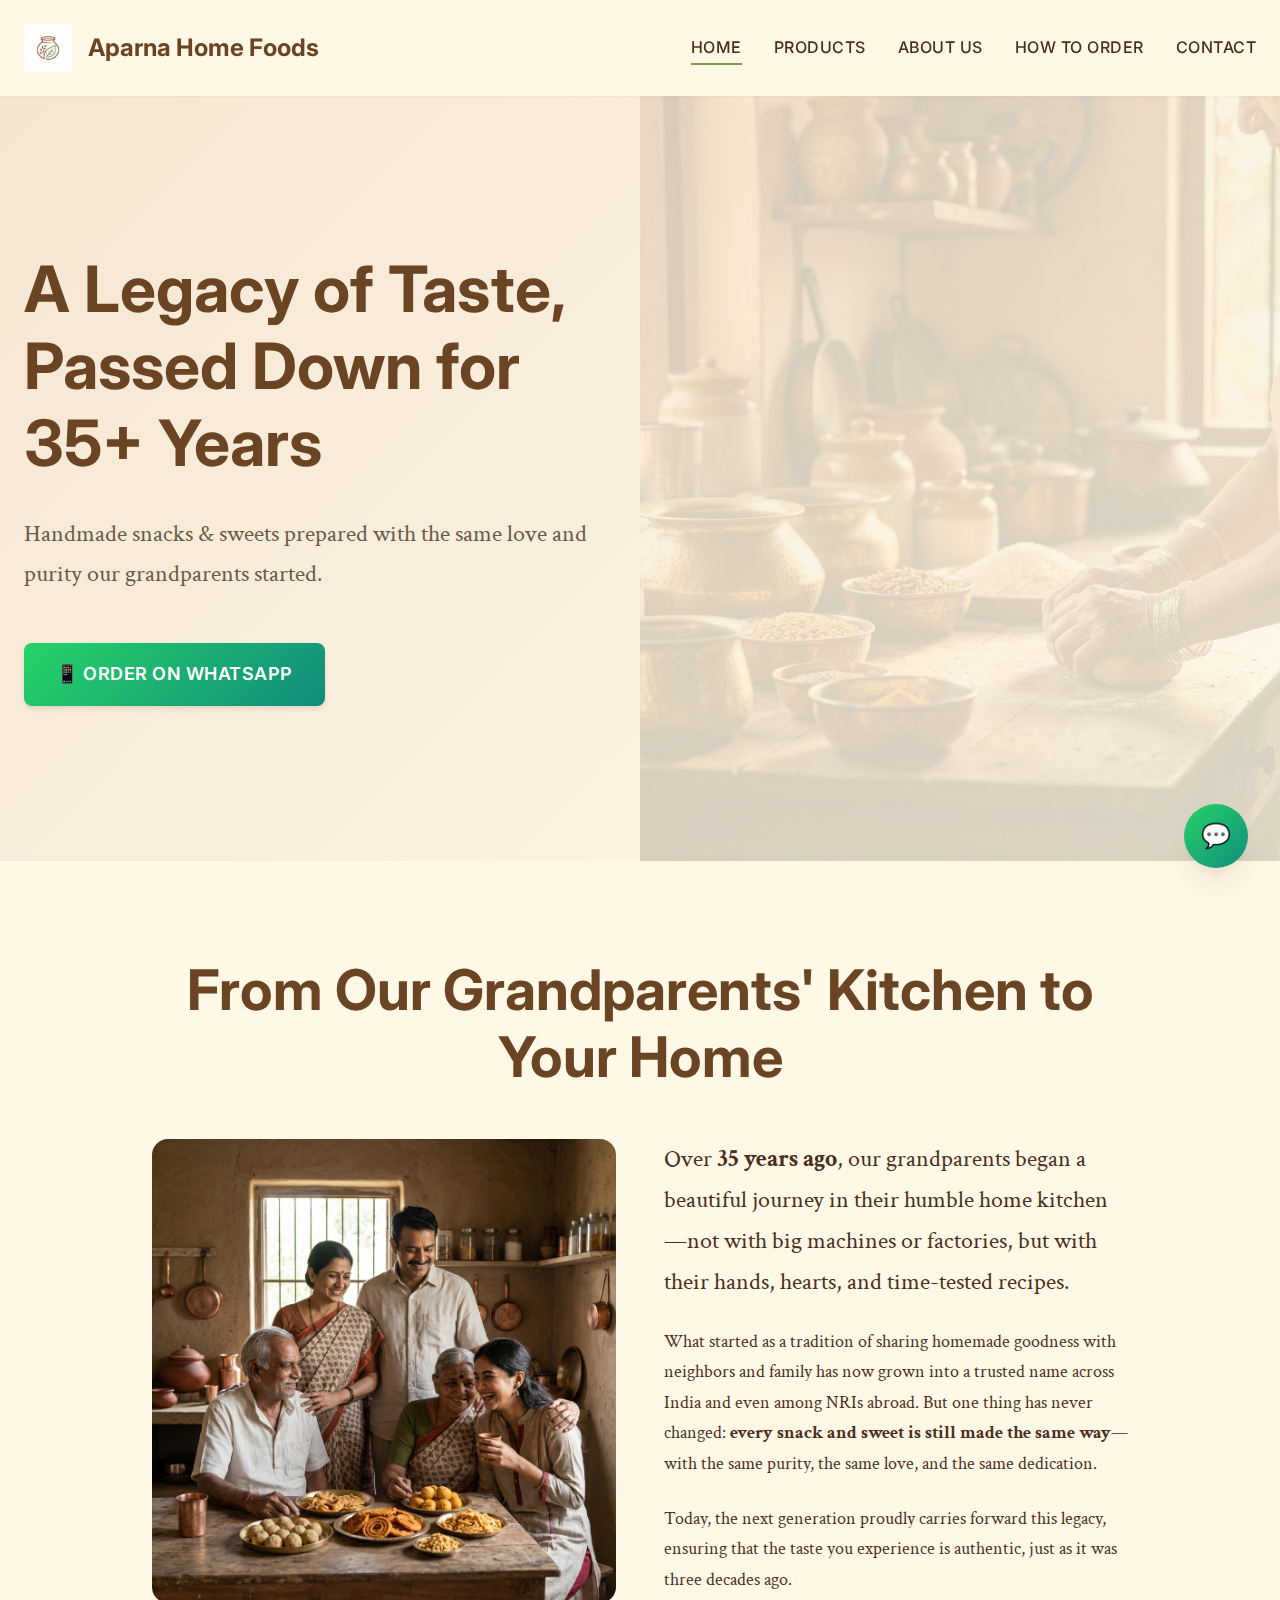
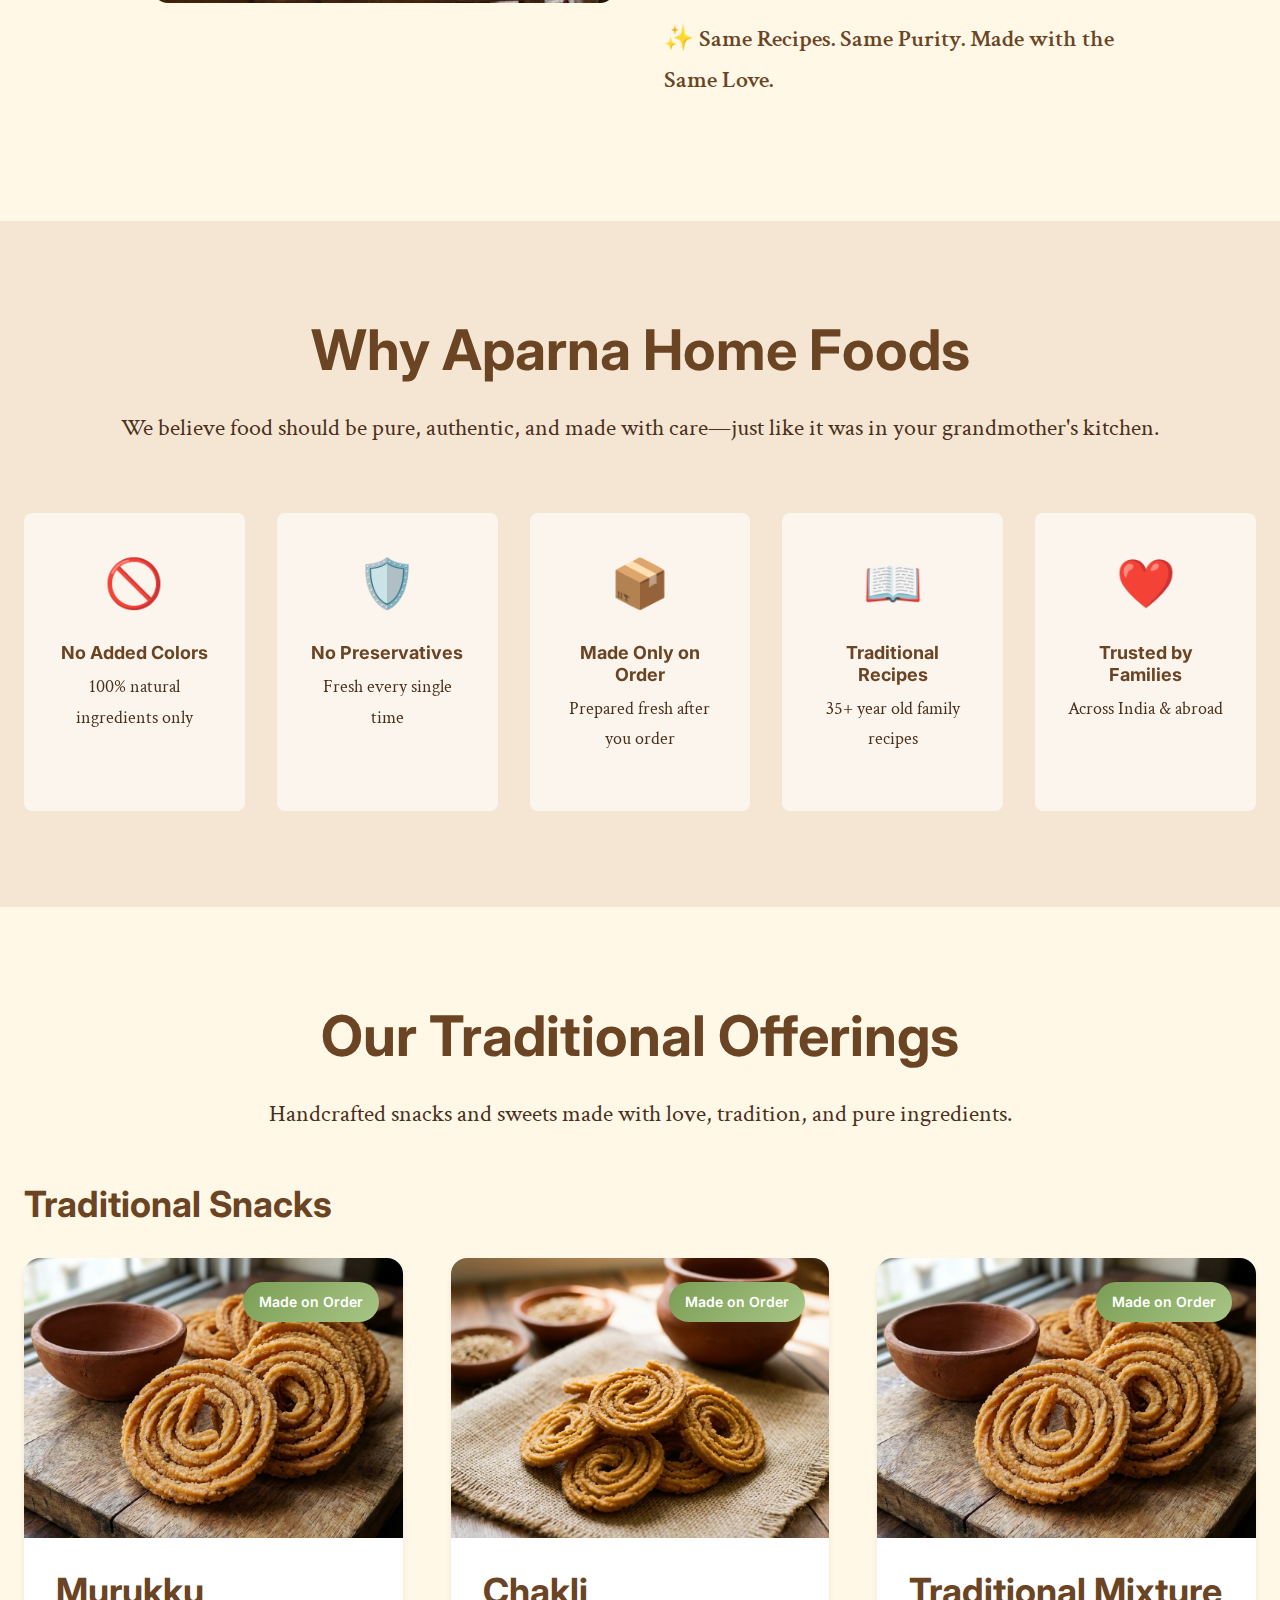
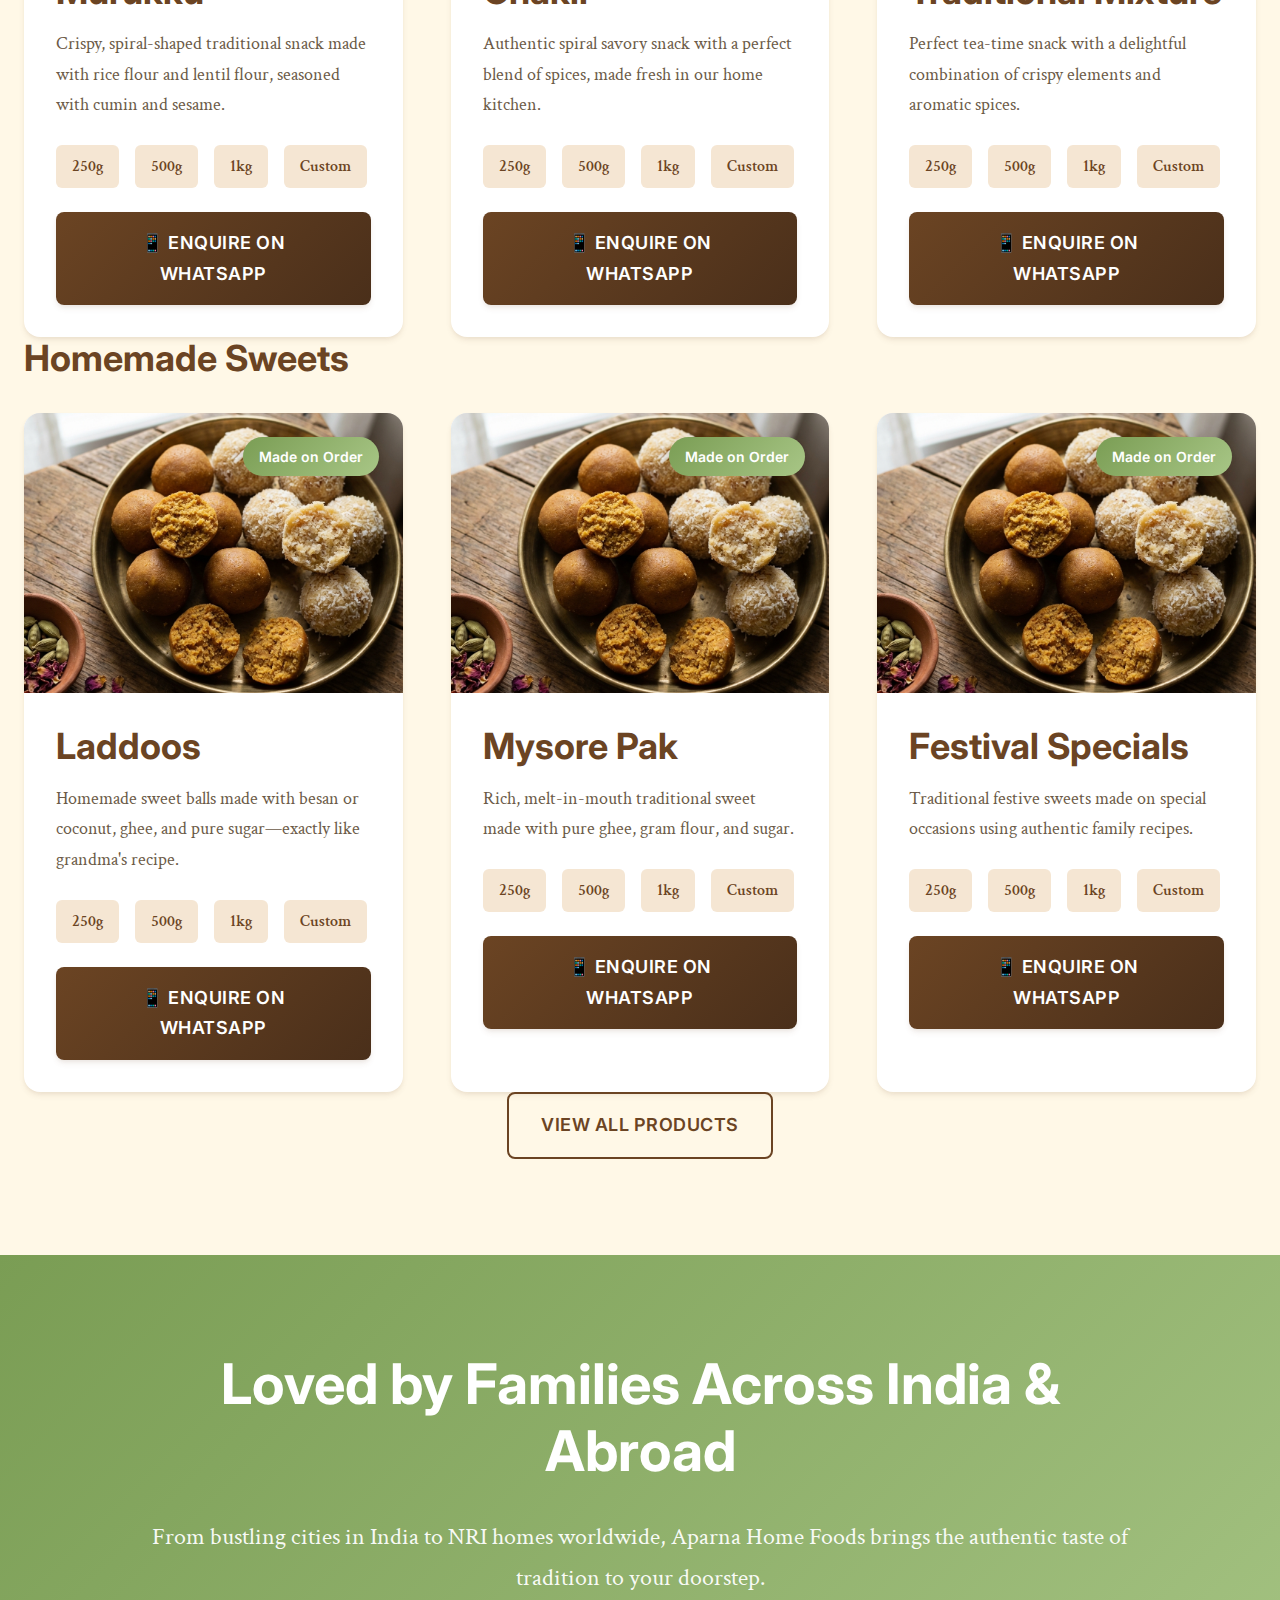
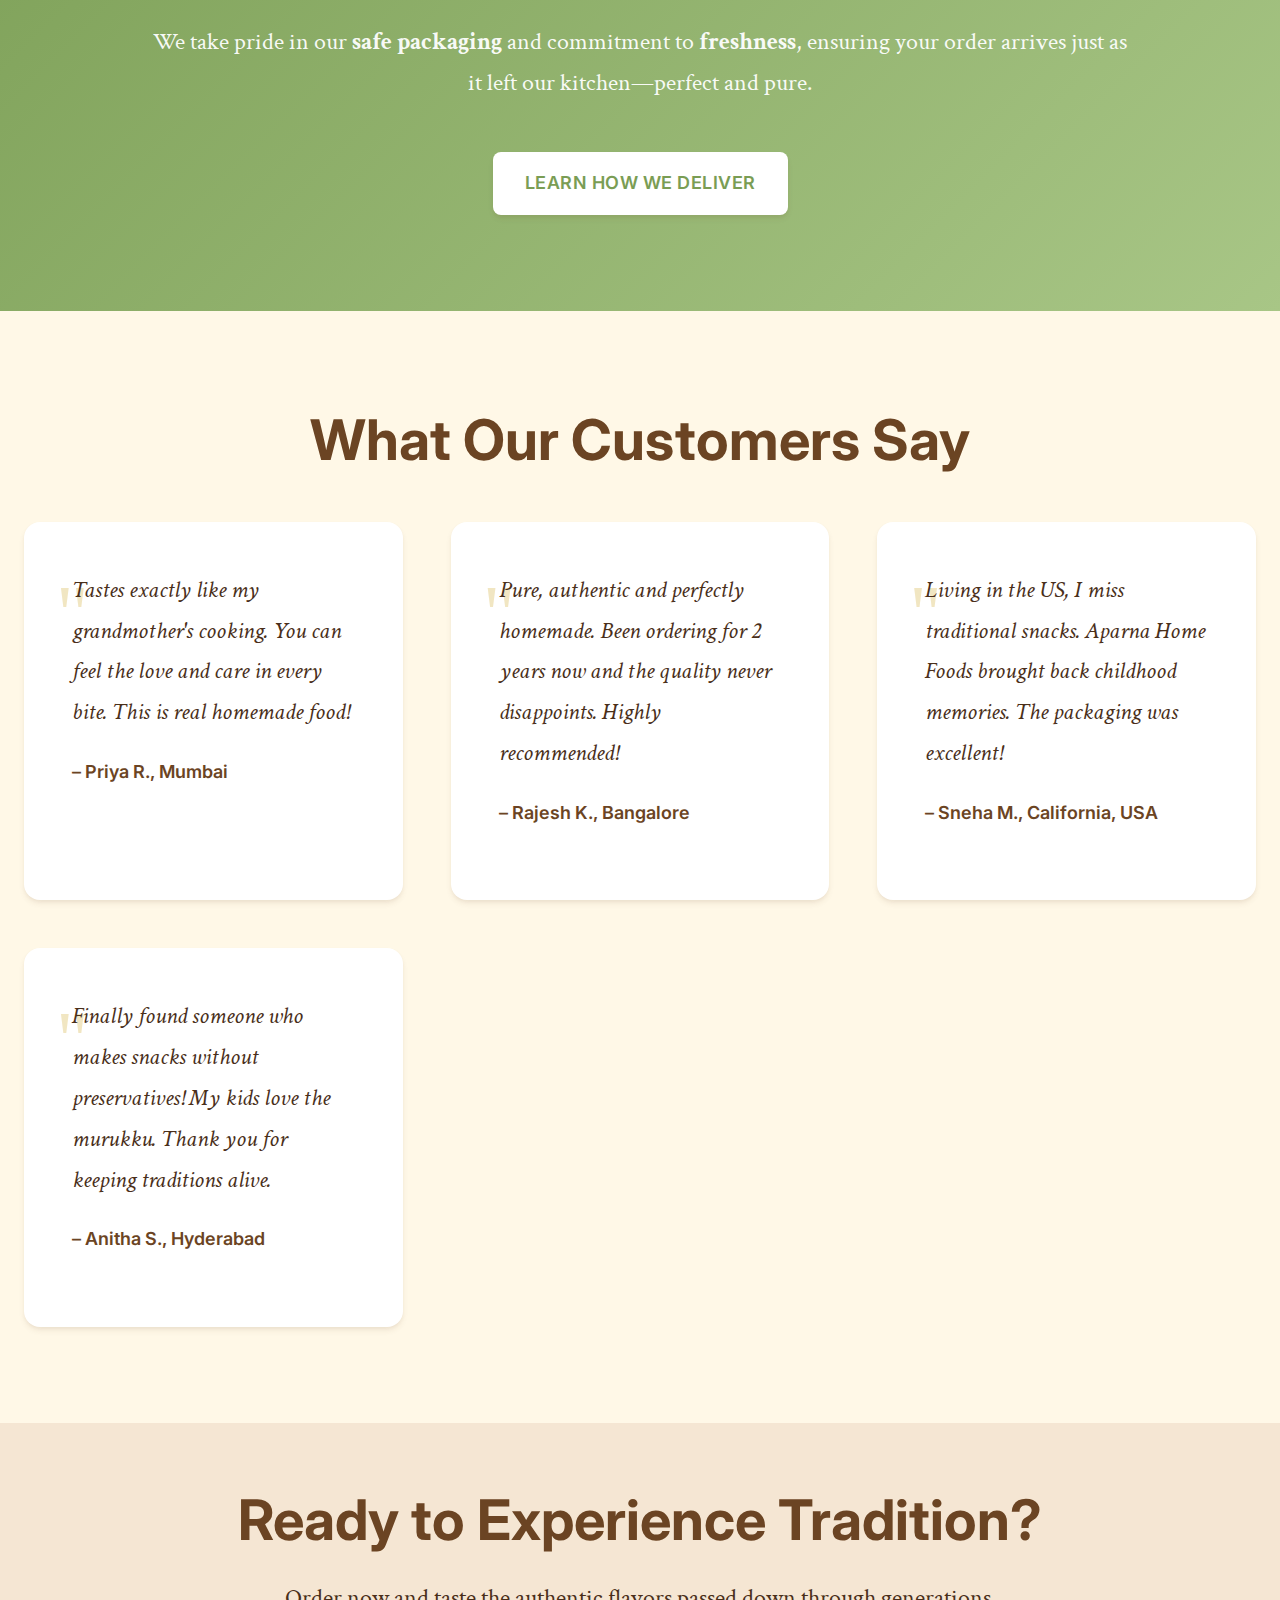
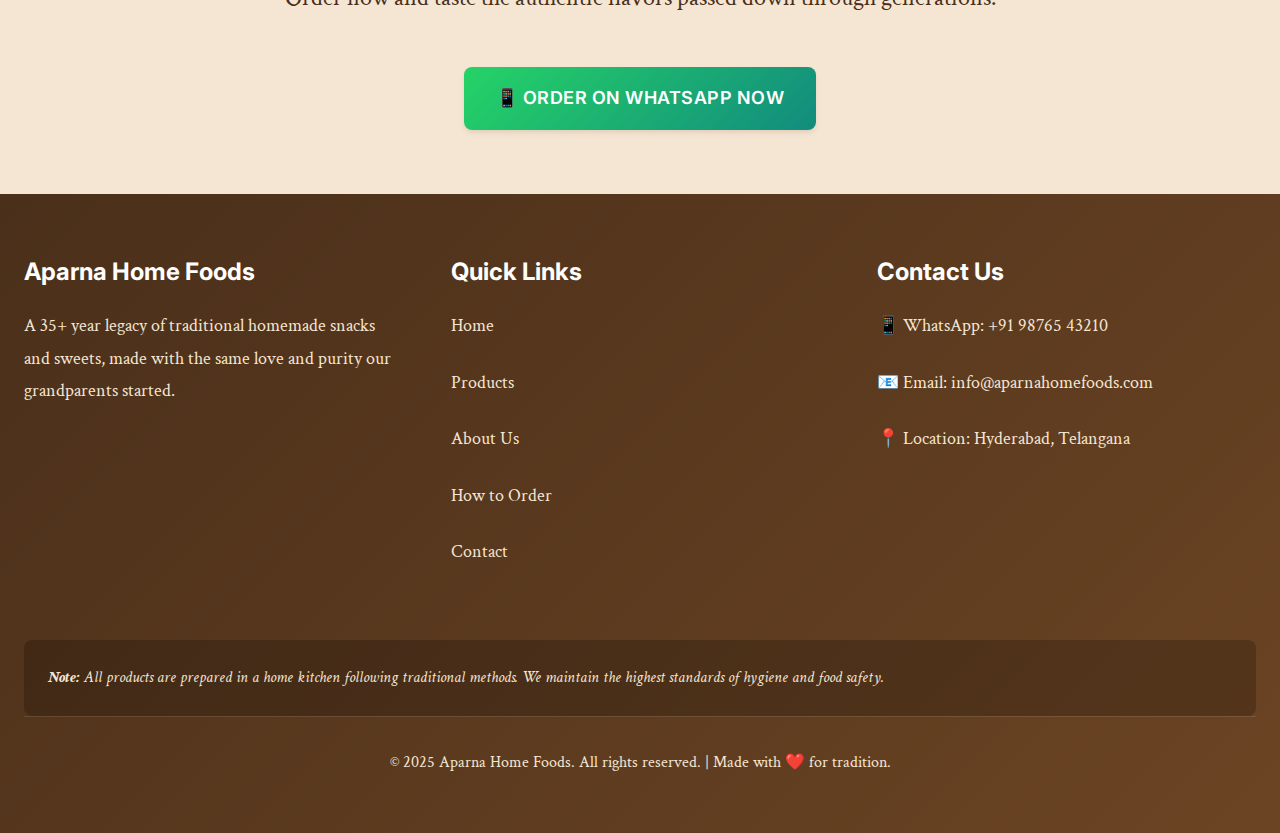
<file: index.html>
<!DOCTYPE html>
<html lang="en">

<head>
  <meta charset="UTF-8">
  <meta name="viewport" content="width=device-width, initial-scale=1.0">
  <meta name="description"
    content="Aparna Home Foods - A 35+ year legacy of traditional homemade snacks and sweets. Made with pure ingredients, no preservatives, delivered pan-India.">
  <meta name="keywords"
    content="homemade snacks, traditional sweets, authentic Indian food, home kitchen, COD delivery">
  <meta property="og:title" content="Aparna Home Foods - Traditional Homemade Snacks & Sweets">
  <meta property="og:description" content="A Legacy of Taste, Passed Down for 35+ Years">
  <meta property="og:type" content="website">
  <title>Aparna Home Foods - A Legacy of Taste, Passed Down for 35+ Years</title>

  <!-- Google Fonts -->
  <link rel="preconnect" href="https://fonts.googleapis.com">
  <link rel="preconnect" href="https://fonts.gstatic.com" crossorigin>
  <link
    href="https://fonts.googleapis.com/css2?family=Inter:wght@400;500;600;700&family=Crimson+Text:ital,wght@0,400;0,600;1,400&display=swap"
    rel="stylesheet">

  <!-- Stylesheet -->
  <link rel="stylesheet" href="styles.css">
</head>

<body>

  <!-- Header & Navigation -->
  <header class="header" id="header">
    <div class="container">
      <nav class="nav">
        <a href="index.html" class="logo">
          <img src="assets/logo.png" alt="Aparna Home Foods Logo">
          <span>Aparna Home Foods</span>
        </a>

        <button class="nav-toggle" id="navToggle" aria-label="Toggle navigation">
          <span></span>
          <span></span>
          <span></span>
        </button>

        <ul class="nav-menu" id="navMenu">
          <li><a href="index.html" class="nav-link active">Home</a></li>
          <li><a href="products.html" class="nav-link">Products</a></li>
          <li><a href="about.html" class="nav-link">About Us</a></li>
          <li><a href="order.html" class="nav-link">How to Order</a></li>
          <li><a href="contact.html" class="nav-link">Contact</a></li>
        </ul>
      </nav>
    </div>
  </header>

  <!-- Hero Section -->
  <section class="hero">
    <div class="container">
      <div class="hero-content fade-in">
        <h1>A Legacy of Taste, Passed Down for 35+ Years</h1>
        <p>Handmade snacks & sweets prepared with the same love and purity our grandparents started.</p>
        <a href="https://wa.me/919876543210?text=Hi!%20I%20would%20like%20to%20order%20from%20Aparna%20Home%20Foods"
          class="btn btn-whatsapp" target="_blank" rel="noopener noreferrer" id="heroWhatsappBtn">
          📱 Order on WhatsApp
        </a>
      </div>
    </div>
  </section>

  <!-- Legacy Section -->
  <section class="section" id="legacy">
    <div class="container container-narrow">
      <h2 class="text-center">From Our Grandparents' Kitchen to Your Home</h2>
      <div class="grid grid-2 mt-xl">
        <div>
          <img src="assets/legacy-family.png" alt="Three generations of family in traditional kitchen"
            class="img-responsive" style="border-radius: var(--radius-lg);">
        </div>
        <div style="display: flex; flex-direction: column; justify-content: center;">
          <p class="text-large">
            Over <strong>35 years ago</strong>, our grandparents began a beautiful journey in their humble home
            kitchen—not with big machines or factories, but with their hands, hearts, and time-tested recipes.
          </p>
          <p>
            What started as a tradition of sharing homemade goodness with neighbors and family has now grown into a
            trusted name across India and even among NRIs abroad. But one thing has never changed: <strong>every snack
              and sweet is still made the same way</strong>—with the same purity, the same love, and the same
            dedication.
          </p>
          <p>
            Today, the next generation proudly carries forward this legacy, ensuring that the taste you experience is
            authentic, just as it was three decades ago.
          </p>
          <p class="text-large" style="color: var(--color-primary); font-weight: 600;">
            ✨ Same Recipes. Same Purity. Made with the Same Love.
          </p>
        </div>
      </div>
    </div>
  </section>

  <!-- Why Aparna Home Foods -->
  <section class="section" style="background-color: var(--color-warm-beige);">
    <div class="container">
      <h2 class="text-center">Why Aparna Home Foods</h2>
      <p class="text-center text-large mb-xl">
        We believe food should be pure, authentic, and made with care—just like it was in your grandmother's kitchen.
      </p>

      <div class="benefits-grid">
        <div class="benefit-item">
          <div class="benefit-icon">🚫</div>
          <h4>No Added Colors</h4>
          <p>100% natural ingredients only</p>
        </div>


        <div class="benefit-item">
          <div class="benefit-icon">🛡️</div>
          <h4>No Preservatives</h4>
          <p>Fresh every single time</p>
        </div>

        <div class="benefit-item">
          <div class="benefit-icon">📦</div>
          <h4>Made Only on Order</h4>
          <p>Prepared fresh after you order</p>
        </div>

        <div class="benefit-item">
          <div class="benefit-icon">📖</div>
          <h4>Traditional Recipes</h4>
          <p>35+ year old family recipes</p>
        </div>

        <div class="benefit-item">
          <div class="benefit-icon">❤️</div>
          <h4>Trusted by Families</h4>
          <p>Across India & abroad</p>
        </div>
      </div>
    </div>
  </section>

  <!-- Product Preview -->
  <section class="section" id="products">
    <div class="container">
      <h2 class="text-center">Our Traditional Offerings</h2>
      <p class="text-center text-large mb-xl">
        Handcrafted snacks and sweets made with love, tradition, and pure ingredients.
      </p>

      <!-- Traditional Snacks -->
      <h3 class="mt-xl mb-lg">Traditional Snacks</h3>
      <div class="grid grid-3">
        <div class="product-card">
          <div style="position: relative;">
            <img src="assets/product-murukku.png" alt="Traditional Murukku" class="product-image">
            <span class="product-badge">Made on Order</span>
          </div>
          <div class="product-body">
            <h3 class="product-title">Murukku</h3>
            <p class="product-description">Crispy, spiral-shaped traditional snack made with rice flour and lentil
              flour, seasoned with cumin and sesame.</p>
            <div class="product-sizes">
              <span class="size-tag">250g</span>
              <span class="size-tag">500g</span>
              <span class="size-tag">1kg</span>
              <span class="size-tag">Custom</span>
            </div>
            <a href="https://wa.me/919876543210?text=Hi!%20I%20would%20like%20to%20order%20Murukku%20from%20Aparna%20Home%20Foods"
              class="btn btn-primary" style="width: 100%;" target="_blank" rel="noopener noreferrer">
              📱 Enquire on WhatsApp
            </a>
          </div>
        </div>

        <div class="product-card">
          <div style="position: relative;">
            <img src="assets/product-chakli.png" alt="Traditional Chakli" class="product-image">
            <span class="product-badge">Made on Order</span>
          </div>
          <div class="product-body">
            <h3 class="product-title">Chakli</h3>
            <p class="product-description">Authentic spiral savory snack with a perfect blend of spices, made fresh in
              our home kitchen.</p>
            <div class="product-sizes">
              <span class="size-tag">250g</span>
              <span class="size-tag">500g</span>
              <span class="size-tag">1kg</span>
              <span class="size-tag">Custom</span>
            </div>
            <a href="https://wa.me/919876543210?text=Hi!%20I%20would%20like%20to%20order%20Chakli%20from%20Aparna%20Home%20Foods"
              class="btn btn-primary" style="width: 100%;" target="_blank" rel="noopener noreferrer">
              📱 Enquire on WhatsApp
            </a>
          </div>
        </div>

        <div class="product-card">
          <div style="position: relative;">
            <img src="assets/product-murukku.png" alt="Traditional Mixture" class="product-image">
            <span class="product-badge">Made on Order</span>
          </div>
          <div class="product-body">
            <h3 class="product-title">Traditional Mixture</h3>
            <p class="product-description">Perfect tea-time snack with a delightful combination of crispy elements and
              aromatic spices.</p>
            <div class="product-sizes">
              <span class="size-tag">250g</span>
              <span class="size-tag">500g</span>
              <span class="size-tag">1kg</span>
              <span class="size-tag">Custom</span>
            </div>
            <a href="https://wa.me/919876543210?text=Hi!%20I%20would%20like%20to%20order%20Traditional%20Mixture%20from%20Aparna%20Home%20Foods"
              class="btn btn-primary" style="width: 100%;" target="_blank" rel="noopener noreferrer">
              📱 Enquire on WhatsApp
            </a>
          </div>
        </div>
      </div>

      <!-- Homemade Sweets -->
      <h3 class="mt-2xl mb-lg">Homemade Sweets</h3>
      <div class="grid grid-3">
        <div class="product-card">
          <div style="position: relative;">
            <img src="assets/product-laddoo.png" alt="Traditional Laddoos" class="product-image">
            <span class="product-badge">Made on Order</span>
          </div>
          <div class="product-body">
            <h3 class="product-title">Laddoos</h3>
            <p class="product-description">Homemade sweet balls made with besan or coconut, ghee, and pure sugar—exactly
              like grandma's recipe.</p>
            <div class="product-sizes">
              <span class="size-tag">250g</span>
              <span class="size-tag">500g</span>
              <span class="size-tag">1kg</span>
              <span class="size-tag">Custom</span>
            </div>
            <a href="https://wa.me/919876543210?text=Hi!%20I%20would%20like%20to%20order%20Laddoos%20from%20Aparna%20Home%20Foods"
              class="btn btn-primary" style="width: 100%;" target="_blank" rel="noopener noreferrer">
              📱 Enquire on WhatsApp
            </a>
          </div>
        </div>

        <div class="product-card">
          <div style="position: relative;">
            <img src="assets/product-laddoo.png" alt="Mysore Pak" class="product-image">
            <span class="product-badge">Made on Order</span>
          </div>
          <div class="product-body">
            <h3 class="product-title">Mysore Pak</h3>
            <p class="product-description">Rich, melt-in-mouth traditional sweet made with pure ghee, gram flour, and
              sugar.</p>
            <div class="product-sizes">
              <span class="size-tag">250g</span>
              <span class="size-tag">500g</span>
              <span class="size-tag">1kg</span>
              <span class="size-tag">Custom</span>
            </div>
            <a href="https://wa.me/919876543210?text=Hi!%20I%20would%20like%20to%20order%20Mysore%20Pak%20from%20Aparna%20Home%20Foods"
              class="btn btn-primary" style="width: 100%;" target="_blank" rel="noopener noreferrer">
              📱 Enquire on WhatsApp
            </a>
          </div>
        </div>

        <div class="product-card">
          <div style="position: relative;">
            <img src="assets/product-laddoo.png" alt="Special Sweets" class="product-image">
            <span class="product-badge">Made on Order</span>
          </div>
          <div class="product-body">
            <h3 class="product-title">Festival Specials</h3>
            <p class="product-description">Traditional festive sweets made on special occasions using authentic family
              recipes.</p>
            <div class="product-sizes">
              <span class="size-tag">250g</span>
              <span class="size-tag">500g</span>
              <span class="size-tag">1kg</span>
              <span class="size-tag">Custom</span>
            </div>
            <a href="https://wa.me/919876543210?text=Hi!%20I%20would%20like%20to%20order%20Festival%20Specials%20from%20Aparna%20Home%20Foods"
              class="btn btn-primary" style="width: 100%;" target="_blank" rel="noopener noreferrer">
              📱 Enquire on WhatsApp
            </a>
          </div>
        </div>
      </div>

      <div class="text-center mt-2xl">
        <a href="products.html" class="btn btn-secondary">View All Products</a>
      </div>
    </div>
  </section>

  <!-- Pan-India & NRI Trust Section -->
  <section class="section"
    style="background: linear-gradient(135deg, var(--color-leaf-green) 0%, var(--color-light-green) 100%); color: white;">
    <div class="container container-narrow text-center">
      <h2 style="color: white;">Loved by Families Across India & Abroad</h2>
      <p class="text-large mt-lg" style="color: rgba(255, 255, 255, 0.95);">
        From bustling cities in India to NRI homes worldwide, Aparna Home Foods brings the authentic taste of tradition
        to your doorstep.
      </p>
      <p class="text-large" style="color: rgba(255, 255, 255, 0.95);">
        We take pride in our <strong>safe packaging</strong> and commitment to <strong>freshness</strong>, ensuring your
        order arrives just as it left our kitchen—perfect and pure.
      </p>
      <div class="mt-xl">
        <a href="order.html" class="btn btn-primary" style="background: white; color: var(--color-leaf-green);">
          Learn How We Deliver
        </a>
      </div>
    </div>
  </section>

  <!-- Testimonials -->
  <section class="section">
    <div class="container">
      <h2 class="text-center mb-xl">What Our Customers Say</h2>
      <div class="grid grid-2">
        <div class="testimonial fade-in">
          <p class="testimonial-text">
            Tastes exactly like my grandmother's cooking. You can feel the love and care in every bite. This is real
            homemade food!
          </p>
          <p class="testimonial-author">– Priya R., Mumbai</p>
        </div>

        <div class="testimonial fade-in">
          <p class="testimonial-text">
            Pure, authentic and perfectly homemade. Been ordering for 2 years now and the quality never disappoints.
            Highly recommended!
          </p>
          <p class="testimonial-author">– Rajesh K., Bangalore</p>
        </div>

        <div class="testimonial fade-in">
          <p class="testimonial-text">
            Living in the US, I miss traditional snacks. Aparna Home Foods brought back childhood memories. The
            packaging was excellent!
          </p>
          <p class="testimonial-author">– Sneha M., California, USA</p>
        </div>

        <div class="testimonial fade-in">
          <p class="testimonial-text">
            Finally found someone who makes snacks without preservatives! My kids love the murukku. Thank you for
            keeping traditions alive.
          </p>
          <p class="testimonial-author">– Anitha S., Hyderabad</p>
        </div>
      </div>
    </div>
  </section>

  <!-- Call to Action -->
  <section class="section-sm" style="background-color: var(--color-warm-beige);">
    <div class="container container-narrow text-center">
      <h2>Ready to Experience Tradition?</h2>
      <p class="text-large mb-xl">
        Order now and taste the authentic flavors passed down through generations.
      </p>
      <a href="https://wa.me/919876543210?text=Hi!%20I%20would%20like%20to%20place%20an%20order%20with%20Aparna%20Home%20Foods"
        class="btn btn-whatsapp btn-large" target="_blank" rel="noopener noreferrer">
        📱 Order on WhatsApp Now
      </a>
    </div>
  </section>

  <!-- Footer -->
  <footer class="footer">
    <div class="container">
      <div class="footer-content">
        <div>
          <h4>Aparna Home Foods</h4>
          <p>
            A 35+ year legacy of traditional homemade snacks and sweets, made with the same love and purity our
            grandparents started.
          </p>
        </div>

        <div>
          <h4>Quick Links</h4>
          <p><a href="index.html">Home</a></p>
          <p><a href="products.html">Products</a></p>
          <p><a href="about.html">About Us</a></p>
          <p><a href="order.html">How to Order</a></p>
          <p><a href="contact.html">Contact</a></p>
        </div>

        <div>
          <h4>Contact Us</h4>
          <p>📱 WhatsApp: +91 98765 43210</p>
          <p>📧 Email: info@aparnahomefoods.com</p>
          <p>📍 Location: Hyderabad, Telangana</p>
        </div>
      </div>

      <div class="disclaimer">
        <strong>Note:</strong> All products are prepared in a home kitchen following traditional methods. We maintain
        the highest standards of hygiene and food safety.
      </div>

      <div class="footer-bottom">
        <p>&copy; 2025 Aparna Home Foods. All rights reserved. | Made with ❤️ for tradition.</p>
      </div>
    </div>
  </footer>

  <!-- Floating WhatsApp Button -->
  <div class="whatsapp-float">
    <a href="https://wa.me/919876543210?text=Hi!%20I%20have%20a%20question%20about%20Aparna%20Home%20Foods"
      class="btn btn-whatsapp" target="_blank" rel="noopener noreferrer" aria-label="Contact us on WhatsApp"
      id="floatingWhatsappBtn">
      💬
    </a>
  </div>

  <!-- JavaScript -->
  <script src="script.js"></script>
</body>

</html>
</file>
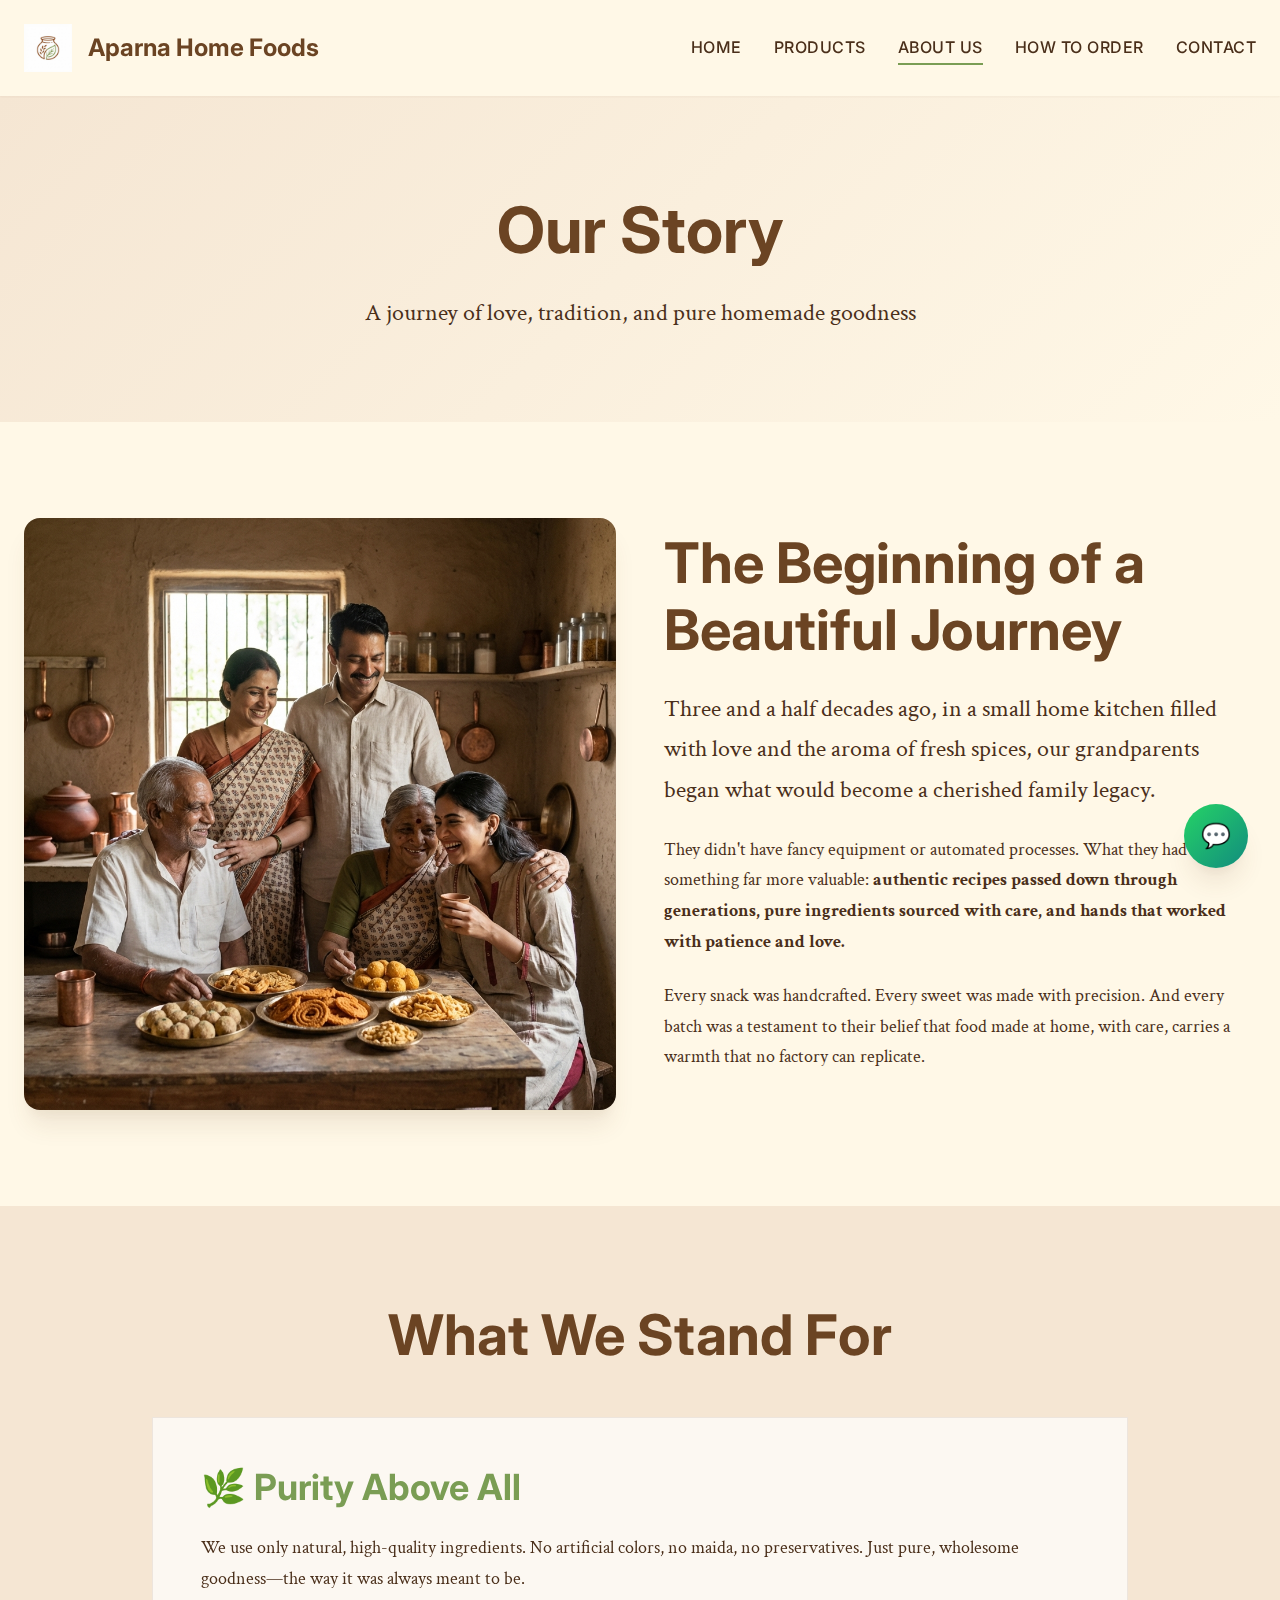
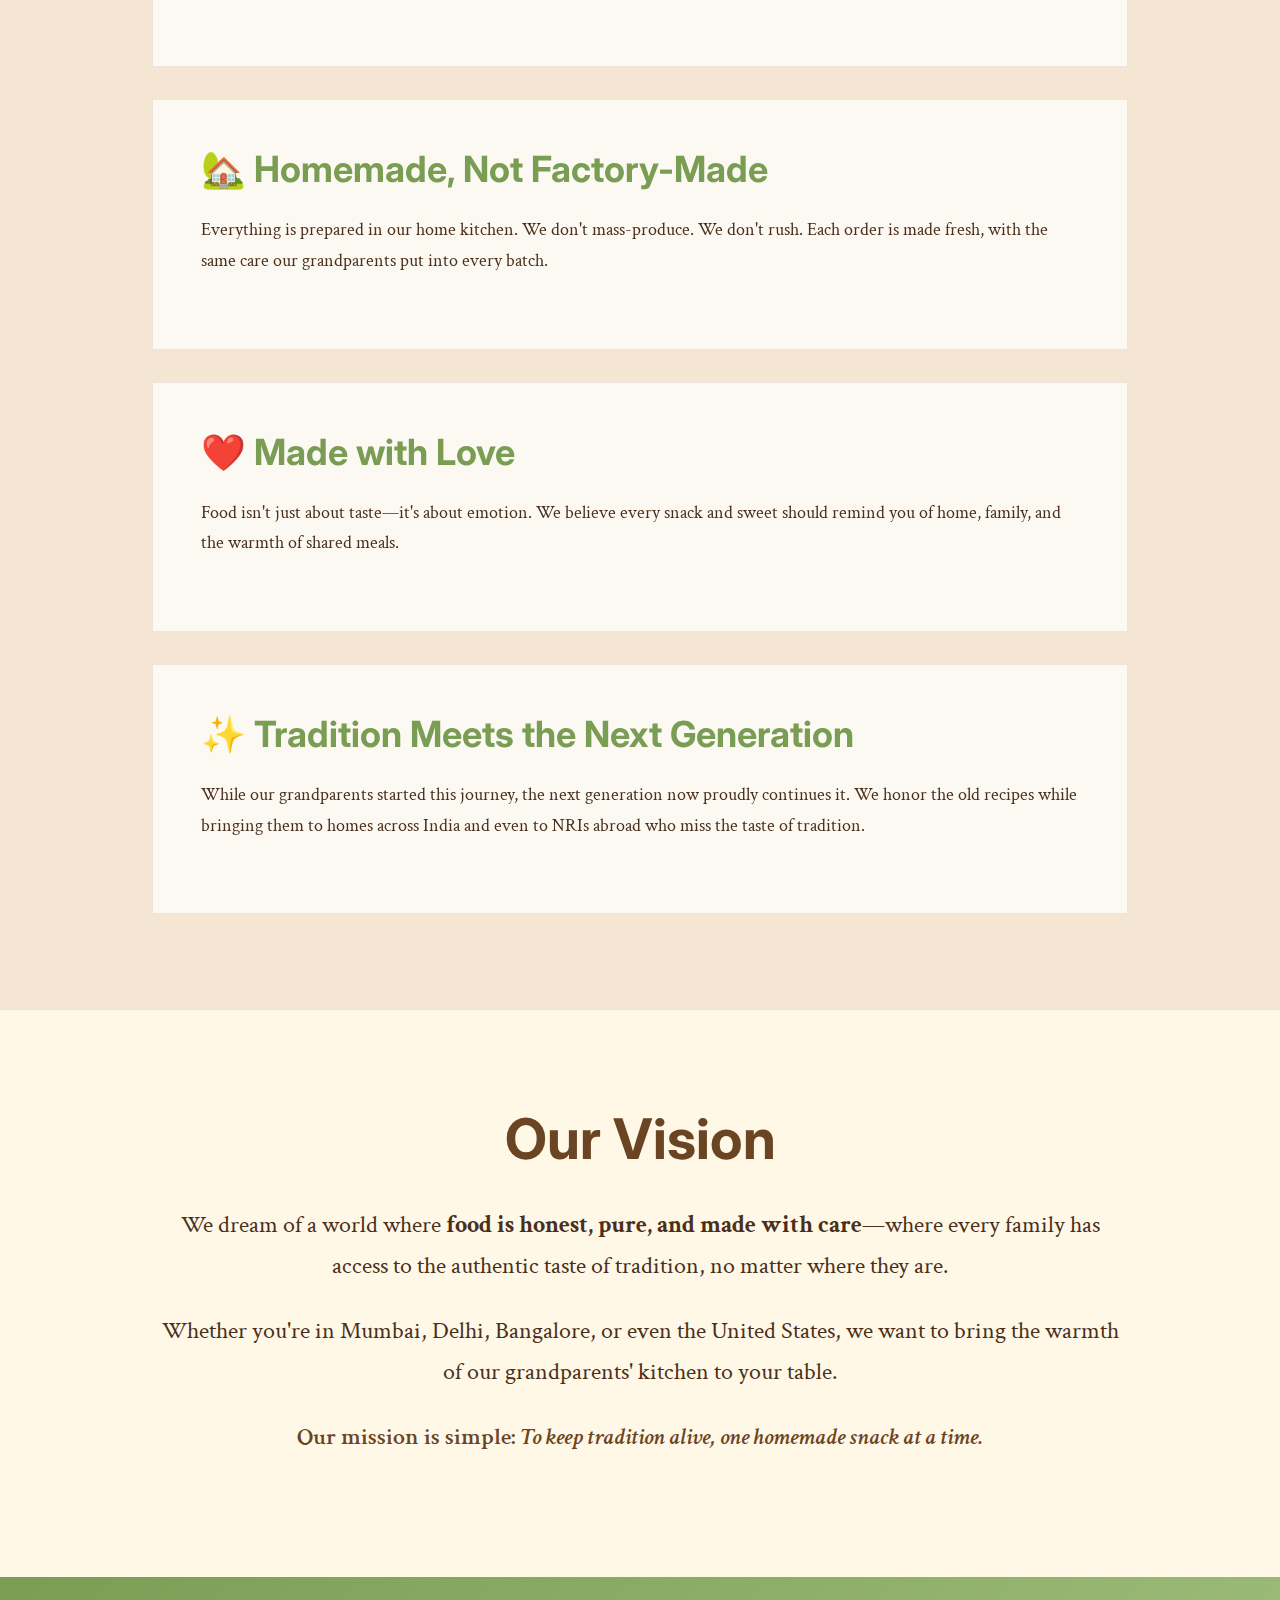
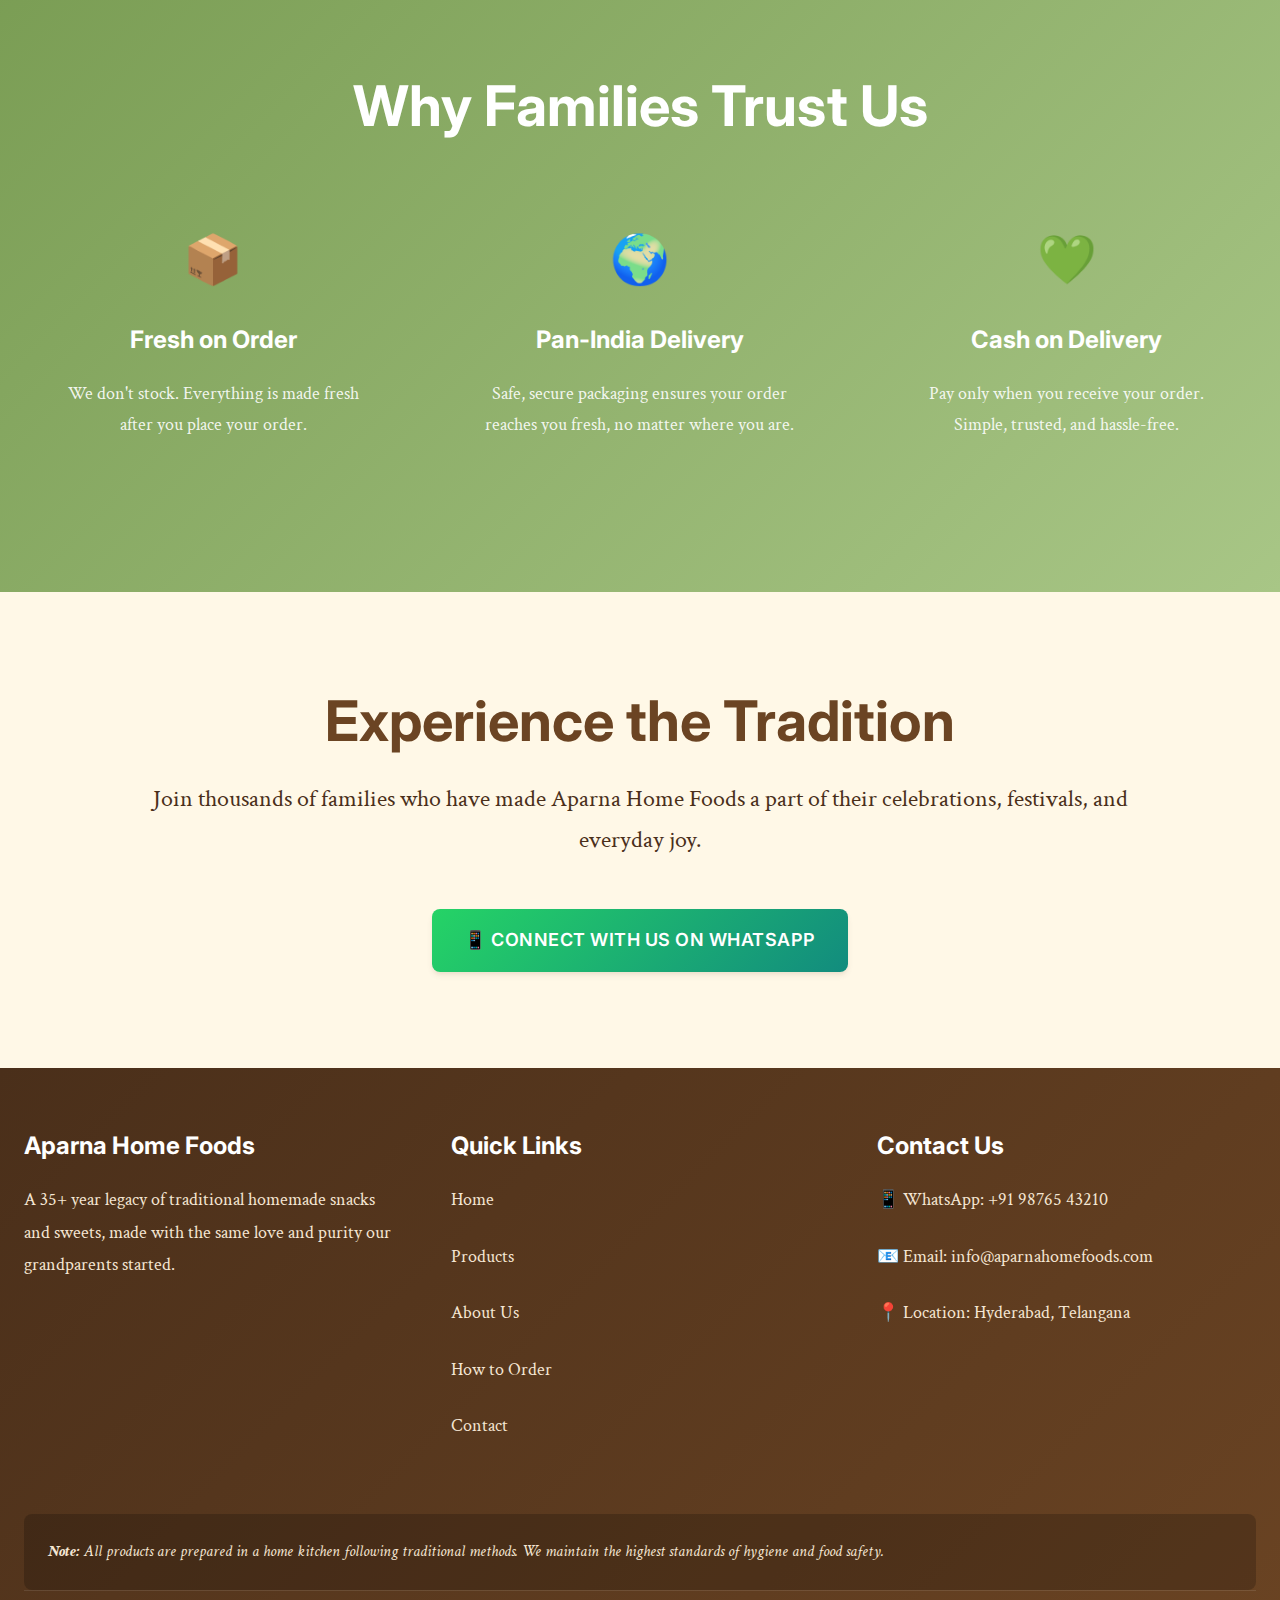
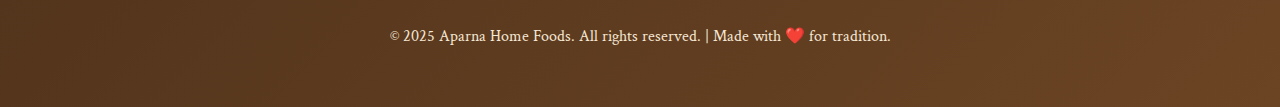
<file: about.html>
<!DOCTYPE html>
<html lang="en">

<head>
    <meta charset="UTF-8">
    <meta name="viewport" content="width=device-width, initial-scale=1.0">
    <meta name="description"
        content="Learn about our 35+ year family legacy of traditional homemade foods. From grandparents' kitchen to your home.">
    <title>About Us - Aparna Home Foods</title>

    <!-- Google Fonts -->
    <link rel="preconnect" href="https://fonts.googleapis.com">
    <link rel="preconnect" href="https://fonts.gstatic.com" crossorigin>
    <link
        href="https://fonts.googleapis.com/css2?family=Inter:wght@400;500;600;700&family=Crimson+Text:ital,wght@0,400;0,600;1,400&display=swap"
        rel="stylesheet">

    <!-- Stylesheet -->
    <link rel="stylesheet" href="styles.css">
</head>

<body>

    <!-- Header & Navigation -->
    <header class="header" id="header">
        <div class="container">
            <nav class="nav">
                <a href="index.html" class="logo">
                    <img src="assets/logo.png" alt="Aparna Home Foods Logo">
                    <span>Aparna Home Foods</span>
                </a>

                <button class="nav-toggle" id="navToggle" aria-label="Toggle navigation">
                    <span></span>
                    <span></span>
                    <span></span>
                </button>

                <ul class="nav-menu" id="navMenu">
                    <li><a href="index.html" class="nav-link">Home</a></li>
                    <li><a href="products.html" class="nav-link">Products</a></li>
                    <li><a href="about.html" class="nav-link active">About Us</a></li>
                    <li><a href="order.html" class="nav-link">How to Order</a></li>
                    <li><a href="contact.html" class="nav-link">Contact</a></li>
                </ul>
            </nav>
        </div>
    </header>

    <!-- Page Header -->
    <section class="section-sm"
        style="background: linear-gradient(135deg, var(--color-warm-beige) 0%, var(--color-cream) 100%); padding-top: var(--space-3xl);">
        <div class="container text-center">
            <h1>Our Story</h1>
            <p class="text-large">A journey of love, tradition, and pure homemade goodness</p>
        </div>
    </section>

    <!-- Our Legacy -->
    <section class="section">
        <div class="container">
            <div class="grid grid-2">
                <div>
                    <img src="assets/legacy-family.png" alt="Three generations of our family" class="img-responsive"
                        style="border-radius: var(--radius-lg); box-shadow: var(--shadow-xl);">
                </div>
                <div style="display: flex; flex-direction: column; justify-content: center;">
                    <h2>The Beginning of a Beautiful Journey</h2>
                    <p class="text-large">
                        Three and a half decades ago, in a small home kitchen filled with love and the aroma of fresh
                        spices, our grandparents began what would become a cherished family legacy.
                    </p>
                    <p>
                        They didn't have fancy equipment or automated processes. What they had was something far more
                        valuable: <strong>authentic recipes passed down through generations, pure ingredients sourced
                            with care, and hands that worked with patience and love.</strong>
                    </p>
                    <p>
                        Every snack was handcrafted. Every sweet was made with precision. And every batch was a
                        testament to their belief that food made at home, with care, carries a warmth that no factory
                        can replicate.
                    </p>
                </div>
            </div>
        </div>
    </section>

    <!-- Values Section -->
    <section class="section" style="background-color: var(--color-warm-beige);">
        <div class="container container-narrow">
            <h2 class="text-center mb-xl">What We Stand For</h2>

            <div class="card-glass mb-lg" style="padding: var(--space-xl);">
                <h3 style="color: var(--color-leaf-green);">🌿 Purity Above All</h3>
                <p>
                    We use only natural, high-quality ingredients. No artificial colors, no maida, no preservatives.
                    Just pure, wholesome goodness—the way it was always meant to be.
                </p>
            </div>

            <div class="card-glass mb-lg" style="padding: var(--space-xl);">
                <h3 style="color: var(--color-leaf-green);">🏡 Homemade, Not Factory-Made</h3>
                <p>
                    Everything is prepared in our home kitchen. We don't mass-produce. We don't rush. Each order is made
                    fresh, with the same care our grandparents put into every batch.
                </p>
            </div>

            <div class="card-glass mb-lg" style="padding: var(--space-xl);">
                <h3 style="color: var(--color-leaf-green);">❤️ Made with Love</h3>
                <p>
                    Food isn't just about taste—it's about emotion. We believe every snack and sweet should remind you
                    of home, family, and the warmth of shared meals.
                </p>
            </div>

            <div class="card-glass" style="padding: var(--space-xl);">
                <h3 style="color: var(--color-leaf-green);">✨ Tradition Meets the Next Generation</h3>
                <p>
                    While our grandparents started this journey, the next generation now proudly continues it. We honor
                    the old recipes while bringing them to homes across India and even to NRIs abroad who miss the taste
                    of tradition.
                </p>
            </div>
        </div>
    </section>

    <!-- Our Vision -->
    <section class="section">
        <div class="container container-narrow text-center">
            <h2>Our Vision</h2>
            <p class="text-large mt-lg">
                We dream of a world where <strong>food is honest, pure, and made with care</strong>—where every family
                has access to the authentic taste of tradition, no matter where they are.
            </p>
            <p class="text-large">
                Whether you're in Mumbai, Delhi, Bangalore, or even the United States, we want to bring the warmth of
                our grandparents' kitchen to your table.
            </p>
            <p class="text-large" style="color: var(--color-primary); font-weight: 600;">
                Our mission is simple: <em>To keep tradition alive, one homemade snack at a time.</em>
            </p>
        </div>
    </section>

    <!-- Why Choose Us -->
    <section class="section"
        style="background: linear-gradient(135deg, var(--color-leaf-green) 0%, var(--color-light-green) 100%); color: white;">
        <div class="container">
            <h2 class="text-center" style="color: white;">Why Families Trust Us</h2>
            <div class="grid grid-3 mt-xl">
                <div class="text-center" style="padding: var(--space-lg);">
                    <div style="font-size: 3rem; margin-bottom: var(--space-md);">📦</div>
                    <h4 style="color: white;">Fresh on Order</h4>
                    <p style="color: rgba(255, 255, 255, 0.9);">We don't stock. Everything is made fresh after you place
                        your order.</p>
                </div>

                <div class="text-center" style="padding: var(--space-lg);">
                    <div style="font-size: 3rem; margin-bottom: var(--space-md);">🌍</div>
                    <h4 style="color: white;">Pan-India Delivery</h4>
                    <p style="color: rgba(255, 255, 255, 0.9);">Safe, secure packaging ensures your order reaches you
                        fresh, no matter where you are.</p>
                </div>

                <div class="text-center" style="padding: var(--space-lg);">
                    <div style="font-size: 3rem; margin-bottom: var(--space-md);">💚</div>
                    <h4 style="color: white;">Cash on Delivery</h4>
                    <p style="color: rgba(255, 255, 255, 0.9);">Pay only when you receive your order. Simple, trusted,
                        and hassle-free.</p>
                </div>
            </div>
        </div>
    </section>

    <!-- Call to Action -->
    <section class="section">
        <div class="container container-narrow text-center">
            <h2>Experience the Tradition</h2>
            <p class="text-large mb-xl">
                Join thousands of families who have made Aparna Home Foods a part of their celebrations, festivals, and
                everyday joy.
            </p>
            <a href="https://wa.me/919876543210?text=Hi!%20I%20would%20like%20to%20know%20more%20about%20Aparna%20Home%20Foods"
                class="btn btn-whatsapp" target="_blank" rel="noopener noreferrer">
                📱 Connect with Us on WhatsApp
            </a>
        </div>
    </section>

    <!-- Footer -->
    <footer class="footer">
        <div class="container">
            <div class="footer-content">
                <div>
                    <h4>Aparna Home Foods</h4>
                    <p>
                        A 35+ year legacy of traditional homemade snacks and sweets, made with the same love and purity
                        our grandparents started.
                    </p>
                </div>

                <div>
                    <h4>Quick Links</h4>
                    <p><a href="index.html">Home</a></p>
                    <p><a href="products.html">Products</a></p>
                    <p><a href="about.html">About Us</a></p>
                    <p><a href="order.html">How to Order</a></p>
                    <p><a href="contact.html">Contact</a></p>
                </div>

                <div>
                    <h4>Contact Us</h4>
                    <p>📱 WhatsApp: +91 98765 43210</p>
                    <p>📧 Email: info@aparnahomefoods.com</p>
                    <p>📍 Location: Hyderabad, Telangana</p>
                </div>
            </div>

            <div class="disclaimer">
                <strong>Note:</strong> All products are prepared in a home kitchen following traditional methods. We
                maintain the highest standards of hygiene and food safety.
            </div>

            <div class="footer-bottom">
                <p>&copy; 2025 Aparna Home Foods. All rights reserved. | Made with ❤️ for tradition.</p>
            </div>
        </div>
    </footer>

    <!-- Floating WhatsApp Button -->
    <div class="whatsapp-float">
        <a href="https://wa.me/919876543210?text=Hi!%20I%20have%20a%20question%20about%20Aparna%20Home%20Foods"
            class="btn btn-whatsapp" target="_blank" rel="noopener noreferrer" aria-label="Contact us on WhatsApp">
            💬
        </a>
    </div>

    <!-- JavaScript -->
    <script src="script.js"></script>
</body>

</html>
</file>
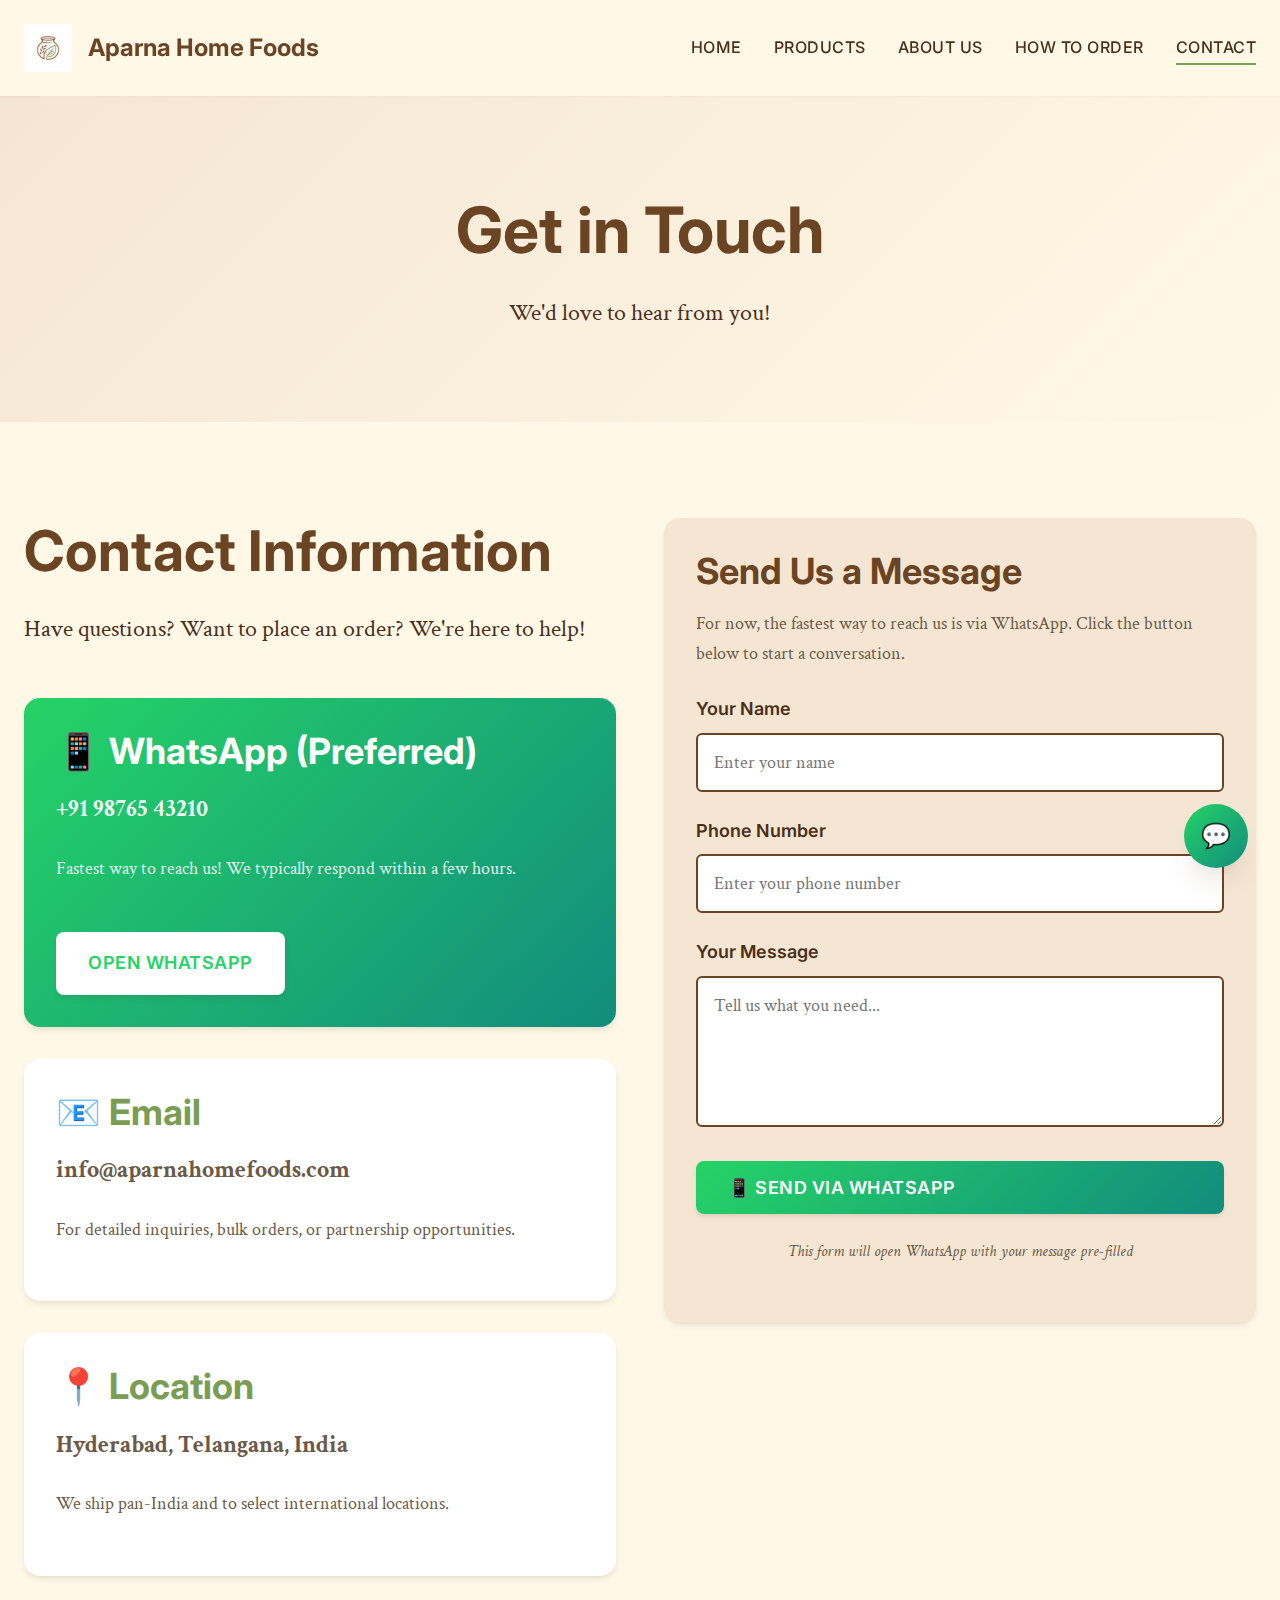
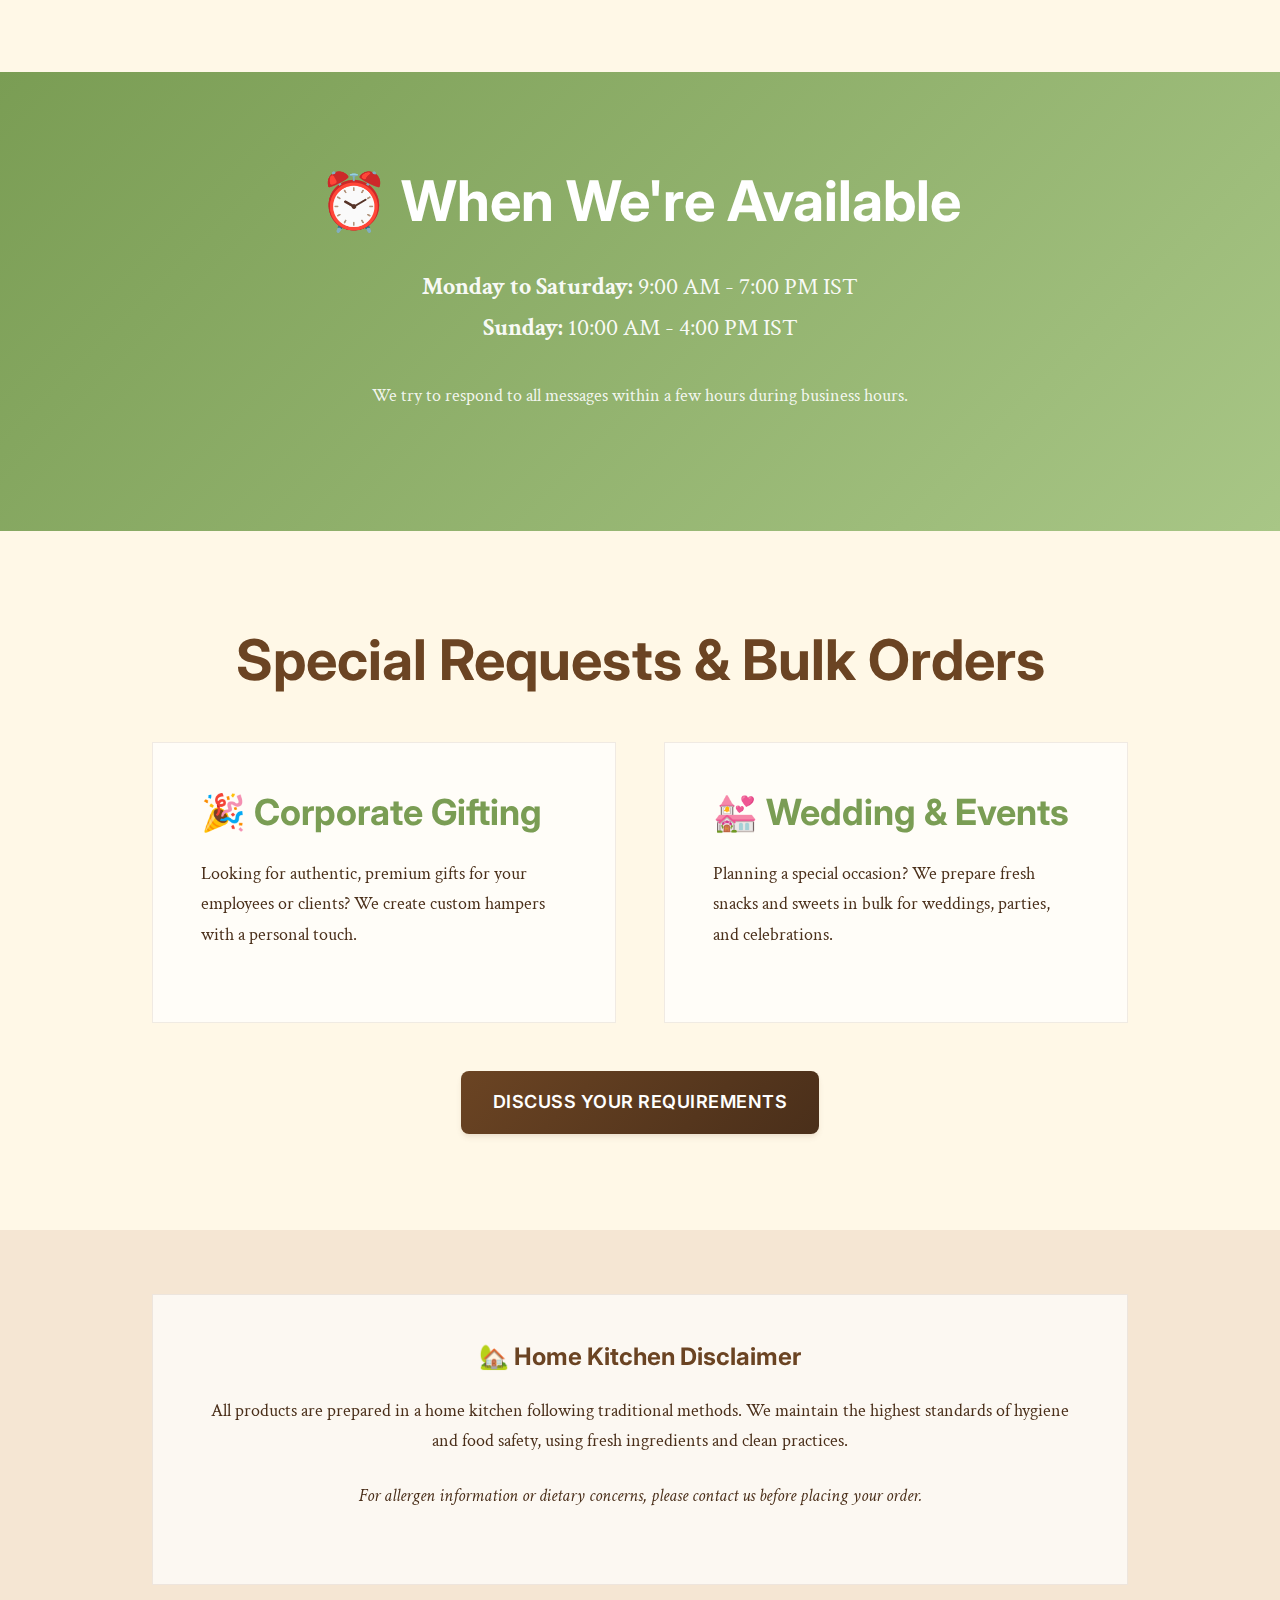
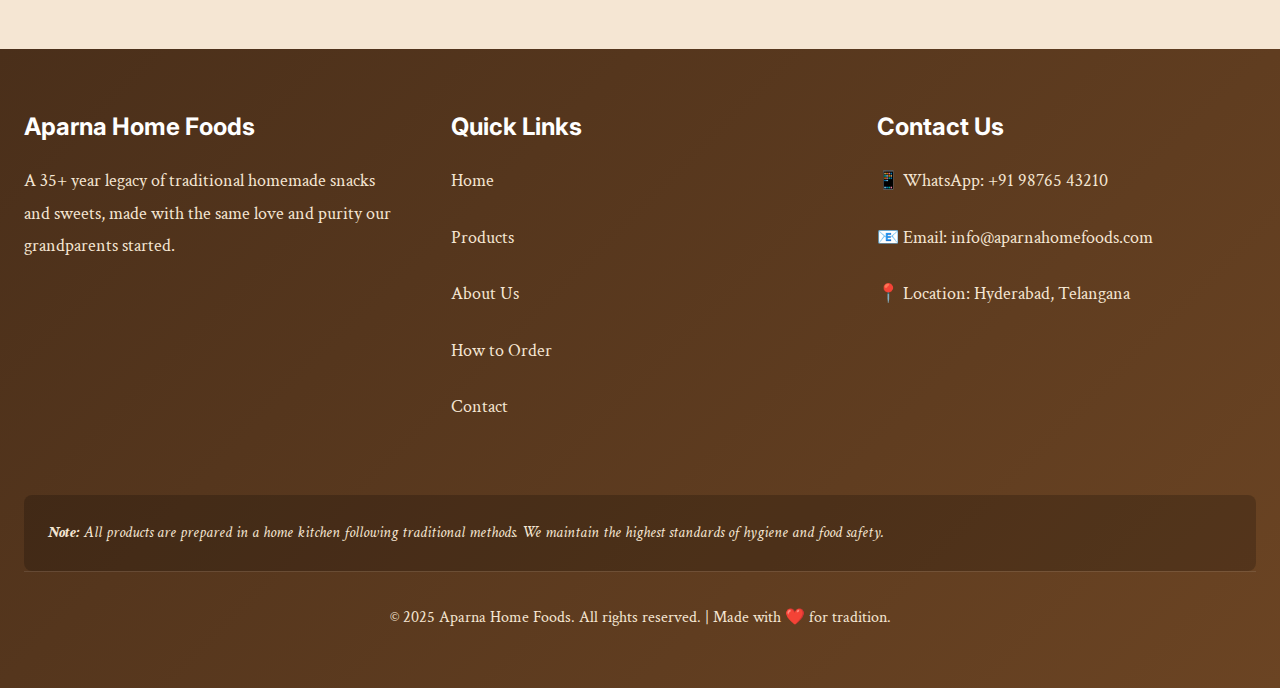
<file: contact.html>
<!DOCTYPE html>
<html lang="en">

<head>
    <meta charset="UTF-8">
    <meta name="viewport" content="width=device-width, initial-scale=1.0">
    <meta name="description"
        content="Contact Aparna Home Foods for orders, inquiries, and custom requirements. WhatsApp, email, or fill out our contact form.">
    <title>Contact Us - Aparna Home Foods</title>

    <!-- Google Fonts -->
    <link rel="preconnect" href="https://fonts.googleapis.com">
    <link rel="preconnect" href="https://fonts.gstatic.com" crossorigin>
    <link
        href="https://fonts.googleapis.com/css2?family=Inter:wght@400;500;600;700&family=Crimson+Text:ital,wght@0,400;0,600;1,400&display=swap"
        rel="stylesheet">

    <!-- Stylesheet -->
    <link rel="stylesheet" href="styles.css">
</head>

<body>

    <!-- Header & Navigation -->
    <header class="header" id="header">
        <div class="container">
            <nav class="nav">
                <a href="index.html" class="logo">
                    <img src="assets/logo.png" alt="Aparna Home Foods Logo">
                    <span>Aparna Home Foods</span>
                </a>

                <button class="nav-toggle" id="navToggle" aria-label="Toggle navigation">
                    <span></span>
                    <span></span>
                    <span></span>
                </button>

                <ul class="nav-menu" id="navMenu">
                    <li><a href="index.html" class="nav-link">Home</a></li>
                    <li><a href="products.html" class="nav-link">Products</a></li>
                    <li><a href="about.html" class="nav-link">About Us</a></li>
                    <li><a href="order.html" class="nav-link">How to Order</a></li>
                    <li><a href="contact.html" class="nav-link active">Contact</a></li>
                </ul>
            </nav>
        </div>
    </header>

    <!-- Page Header -->
    <section class="section-sm"
        style="background: linear-gradient(135deg, var(--color-warm-beige) 0%, var(--color-cream) 100%); padding-top: var(--space-3xl);">
        <div class="container text-center">
            <h1>Get in Touch</h1>
            <p class="text-large">We'd love to hear from you!</p>
        </div>
    </section>

    <!-- Contact Information -->
    <section class="section">
        <div class="container">
            <div class="grid grid-2">
                <!-- Contact Methods -->
                <div>
                    <h2>Contact Information</h2>
                    <p class="text-large mb-xl">
                        Have questions? Want to place an order? We're here to help!
                    </p>

                    <div class="card mb-lg"
                        style="background: linear-gradient(135deg, #25D366 0%, #128C7E 100%); color: white;">
                        <h3 style="color: white;">📱 WhatsApp (Preferred)</h3>
                        <p
                            style="color: rgba(255, 255, 255, 0.95); font-size: var(--text-lg); margin-bottom: var(--space-md);">
                            <strong>+91 98765 43210</strong>
                        </p>
                        <p style="color: rgba(255, 255, 255, 0.9);">
                            Fastest way to reach us! We typically respond within a few hours.
                        </p>
                        <a href="https://wa.me/919876543210?text=Hi!%20I%20have%20a%20question%20about%20Aparna%20Home%20Foods"
                            class="btn btn-primary mt-md" style="background: white; color: #25D366;" target="_blank"
                            rel="noopener noreferrer">
                            Open WhatsApp
                        </a>
                    </div>

                    <div class="card mb-lg">
                        <h3 style="color: var(--color-leaf-green);">📧 Email</h3>
                        <p style="font-size: var(--text-lg); margin-bottom: var(--space-md);">
                            <strong>info@aparnahomefoods.com</strong>
                        </p>
                        <p>For detailed inquiries, bulk orders, or partnership opportunities.</p>
                    </div>

                    <div class="card">
                        <h3 style="color: var(--color-leaf-green);">📍 Location</h3>
                        <p style="font-size: var(--text-lg); margin-bottom: var(--space-md);">
                            <strong>Hyderabad, Telangana, India</strong>
                        </p>
                        <p>We ship pan-India and to select international locations.</p>
                    </div>
                </div>

                <!-- Contact Form Alternative -->
                <div>
                    <div class="card" style="background: var(--color-warm-beige);">
                        <h3>Send Us a Message</h3>
                        <p class="mb-lg">For now, the fastest way to reach us is via WhatsApp. Click the button below to
                            start a conversation.</p>

                        <form id="contactForm" style="display: flex; flex-direction: column; gap: var(--space-md);">
                            <div>
                                <label for="name"
                                    style="display: block; font-weight: 600; margin-bottom: var(--space-xs); font-family: var(--font-heading);">Your
                                    Name</label>
                                <input type="text" id="name" name="name" placeholder="Enter your name"
                                    style="width: 100%; padding: var(--space-sm); border: 2px solid var(--color-primary); border-radius: var(--radius-sm); font-family: var(--font-body); font-size: var(--text-base);">
                            </div>

                            <div>
                                <label for="phone"
                                    style="display: block; font-weight: 600; margin-bottom: var(--space-xs); font-family: var(--font-heading);">Phone
                                    Number</label>
                                <input type="tel" id="phone" name="phone" placeholder="Enter your phone number"
                                    style="width: 100%; padding: var(--space-sm); border: 2px solid var(--color-primary); border-radius: var(--radius-sm); font-family: var(--font-body); font-size: var(--text-base);">
                            </div>

                            <div>
                                <label for="message"
                                    style="display: block; font-weight: 600; margin-bottom: var(--space-xs); font-family: var(--font-heading);">Your
                                    Message</label>
                                <textarea id="message" name="message" rows="5" placeholder="Tell us what you need..."
                                    style="width: 100%; padding: var(--space-sm); border: 2px solid var(--color-primary); border-radius: var(--radius-sm); font-family: var(--font-body); font-size: var(--text-base); resize: vertical;"></textarea>
                            </div>

                            <button type="submit" class="btn btn-whatsapp" style="width: 100%;">
                                📱 Send via WhatsApp
                            </button>
                        </form>

                        <p
                            style="font-size: var(--text-sm); color: var(--color-text-light); margin-top: var(--space-md); text-align: center;">
                            <em>This form will open WhatsApp with your message pre-filled</em>
                        </p>
                    </div>
                </div>
            </div>
        </div>
    </section>

    <!-- Business Hours -->
    <section class="section"
        style="background: linear-gradient(135deg, var(--color-leaf-green) 0%, var(--color-light-green) 100%); color: white;">
        <div class="container container-narrow text-center">
            <h2 style="color: white;">⏰ When We're Available</h2>
            <p class="text-large mt-lg" style="color: rgba(255, 255, 255, 0.95);">
                <strong>Monday to Saturday:</strong> 9:00 AM - 7:00 PM IST<br>
                <strong>Sunday:</strong> 10:00 AM - 4:00 PM IST
            </p>
            <p style="color: rgba(255, 255, 255, 0.9); margin-top: var(--space-lg);">
                We try to respond to all messages within a few hours during business hours.
            </p>
        </div>
    </section>

    <!-- Special Requests -->
    <section class="section">
        <div class="container container-narrow">
            <h2 class="text-center mb-xl">Special Requests & Bulk Orders</h2>

            <div class="grid grid-2">
                <div class="card-glass" style="padding: var(--space-xl);">
                    <h3 style="color: var(--color-leaf-green);">🎉 Corporate Gifting</h3>
                    <p>
                        Looking for authentic, premium gifts for your employees or clients? We create custom hampers
                        with a personal touch.
                    </p>
                </div>

                <div class="card-glass" style="padding: var(--space-xl);">
                    <h3 style="color: var(--color-leaf-green);">💒 Wedding & Events</h3>
                    <p>
                        Planning a special occasion? We prepare fresh snacks and sweets in bulk for weddings, parties,
                        and celebrations.
                    </p>
                </div>
            </div>

            <div class="text-center mt-xl">
                <a href="https://wa.me/919876543210?text=Hi!%20I%20have%20a%20bulk%20order%20or%20special%20request"
                    class="btn btn-primary" target="_blank" rel="noopener noreferrer">
                    Discuss Your Requirements
                </a>
            </div>
        </div>
    </section>

    <!-- Disclaimer -->
    <section class="section-sm" style="background-color: var(--color-warm-beige);">
        <div class="container container-narrow">
            <div class="card-glass text-center" style="padding: var(--space-xl);">
                <h4 style="color: var(--color-primary); margin-bottom: var(--space-md);">🏡 Home Kitchen Disclaimer</h4>
                <p>
                    All products are prepared in a home kitchen following traditional methods. We maintain the highest
                    standards of hygiene and food safety, using fresh ingredients and clean practices.
                </p>
                <p style="margin-top: var(--space-md);">
                    <em>For allergen information or dietary concerns, please contact us before placing your order.</em>
                </p>
            </div>
        </div>
    </section>

    <!-- Footer -->
    <footer class="footer">
        <div class="container">
            <div class="footer-content">
                <div>
                    <h4>Aparna Home Foods</h4>
                    <p>
                        A 35+ year legacy of traditional homemade snacks and sweets, made with the same love and purity
                        our grandparents started.
                    </p>
                </div>

                <div>
                    <h4>Quick Links</h4>
                    <p><a href="index.html">Home</a></p>
                    <p><a href="products.html">Products</a></p>
                    <p><a href="about.html">About Us</a></p>
                    <p><a href="order.html">How to Order</a></p>
                    <p><a href="contact.html">Contact</a></p>
                </div>

                <div>
                    <h4>Contact Us</h4>
                    <p>📱 WhatsApp: +91 98765 43210</p>
                    <p>📧 Email: info@aparnahomefoods.com</p>
                    <p>📍 Location: Hyderabad, Telangana</p>
                </div>
            </div>

            <div class="disclaimer">
                <strong>Note:</strong> All products are prepared in a home kitchen following traditional methods. We
                maintain the highest standards of hygiene and food safety.
            </div>

            <div class="footer-bottom">
                <p>&copy; 2025 Aparna Home Foods. All rights reserved. | Made with ❤️ for tradition.</p>
            </div>
        </div>
    </footer>

    <!-- Floating WhatsApp Button -->
    <div class="whatsapp-float">
        <a href="https://wa.me/919876543210?text=Hi!%20I%20have%20a%20question%20about%20Aparna%20Home%20Foods"
            class="btn btn-whatsapp" target="_blank" rel="noopener noreferrer" aria-label="Contact us on WhatsApp">
            💬
        </a>
    </div>

    <!-- JavaScript -->
    <script src="script.js"></script>
</body>

</html>
</file>
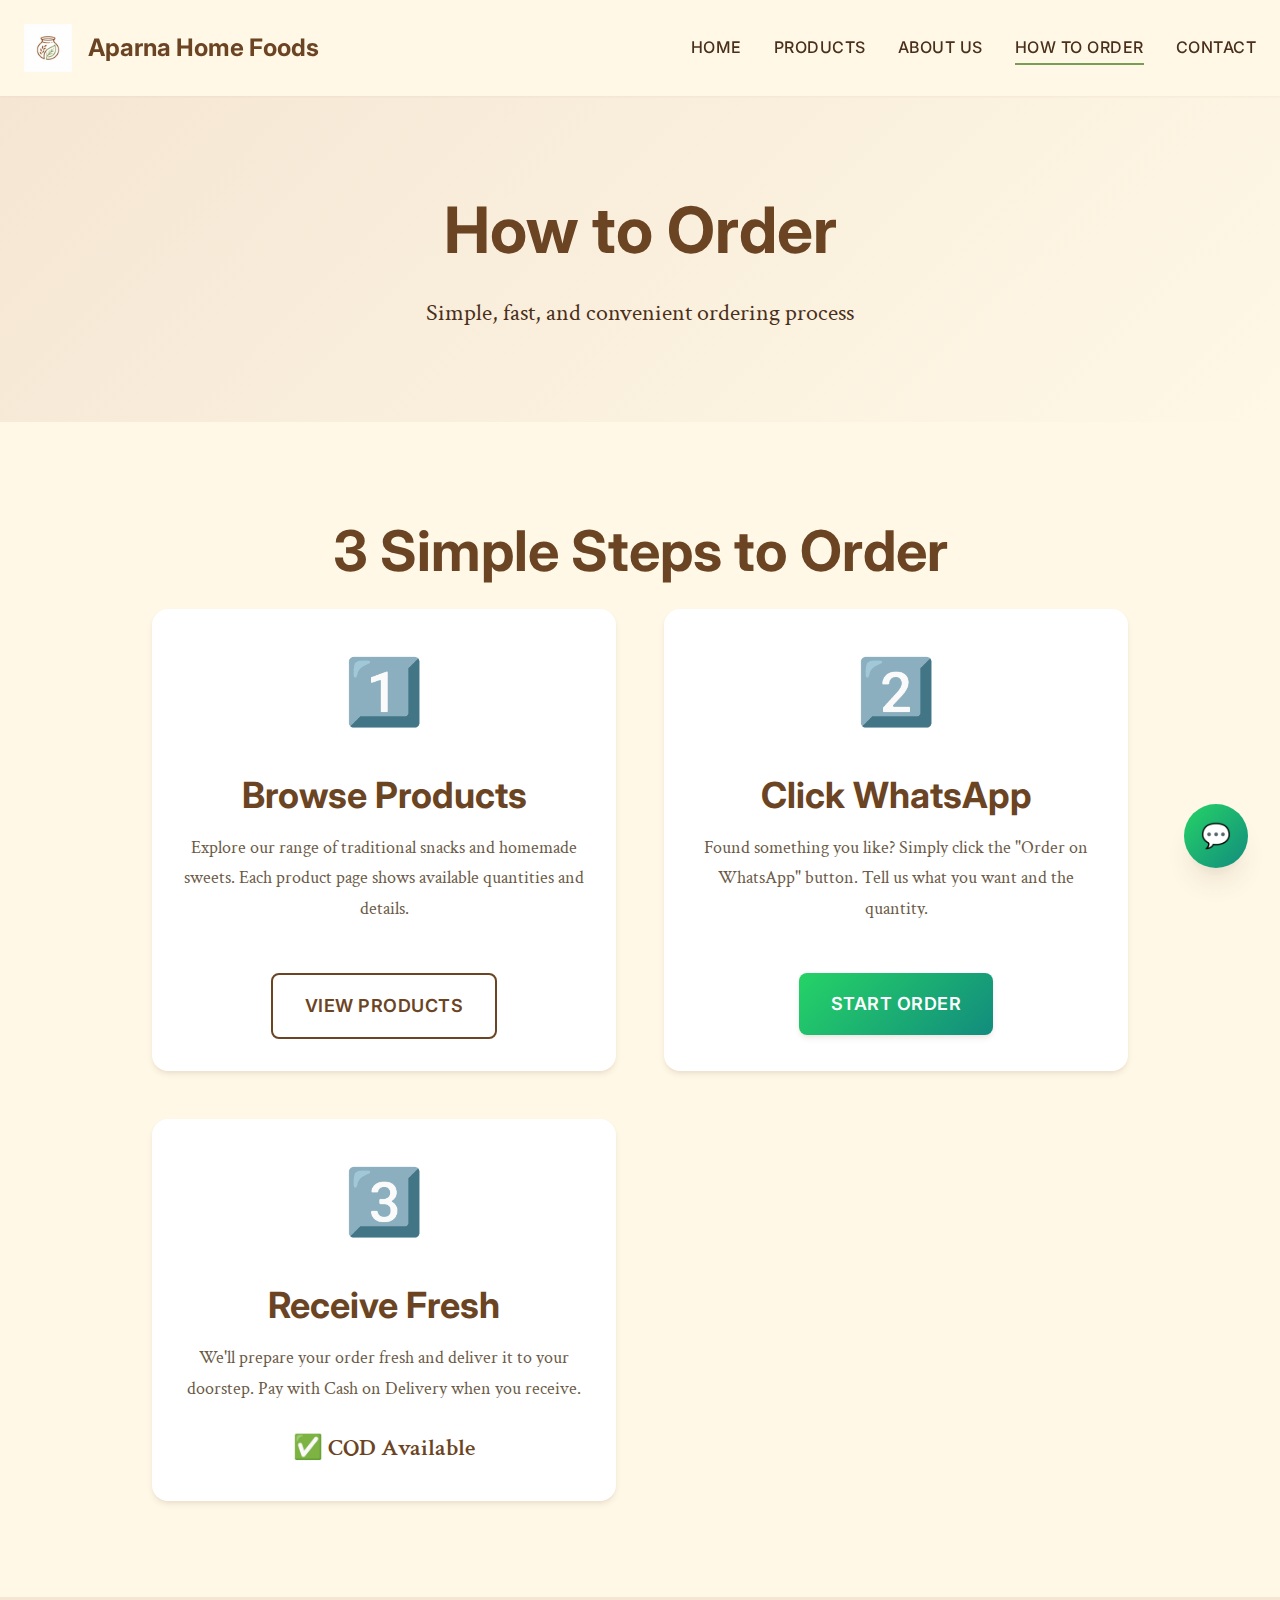
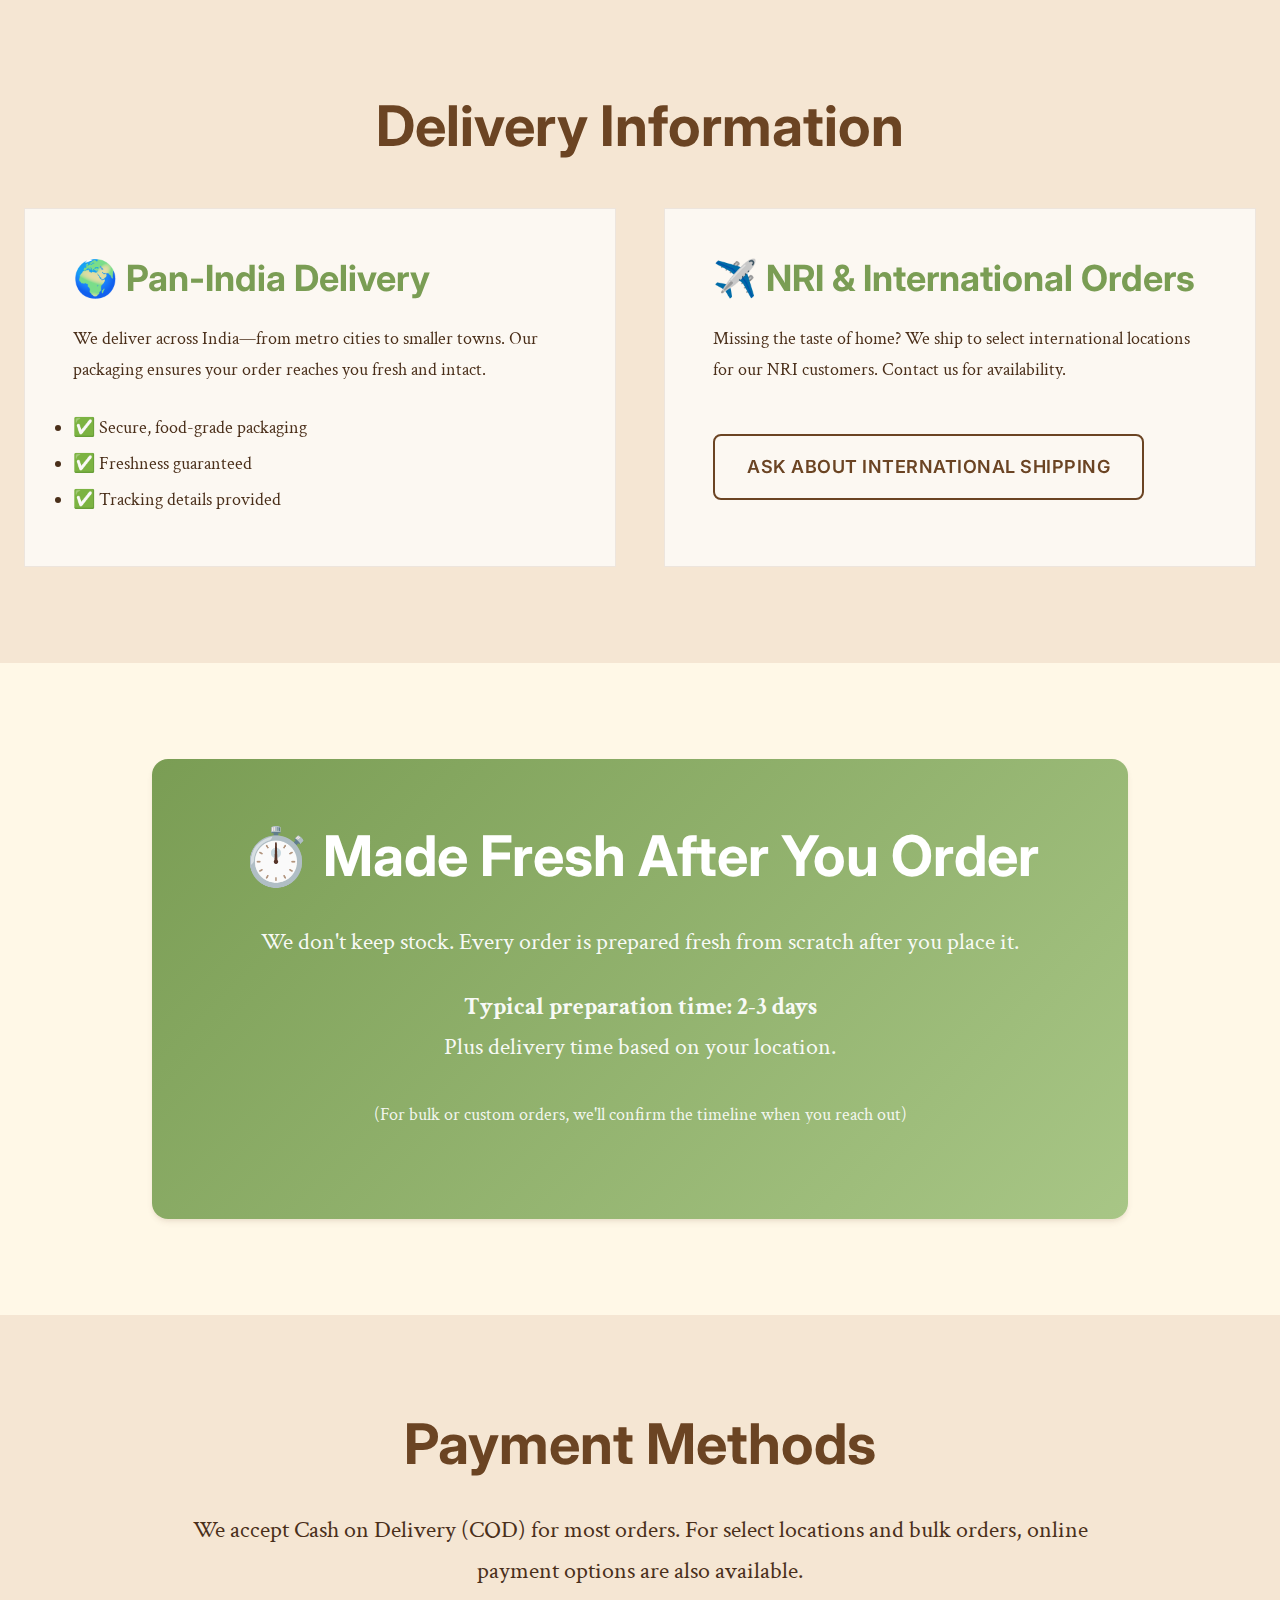
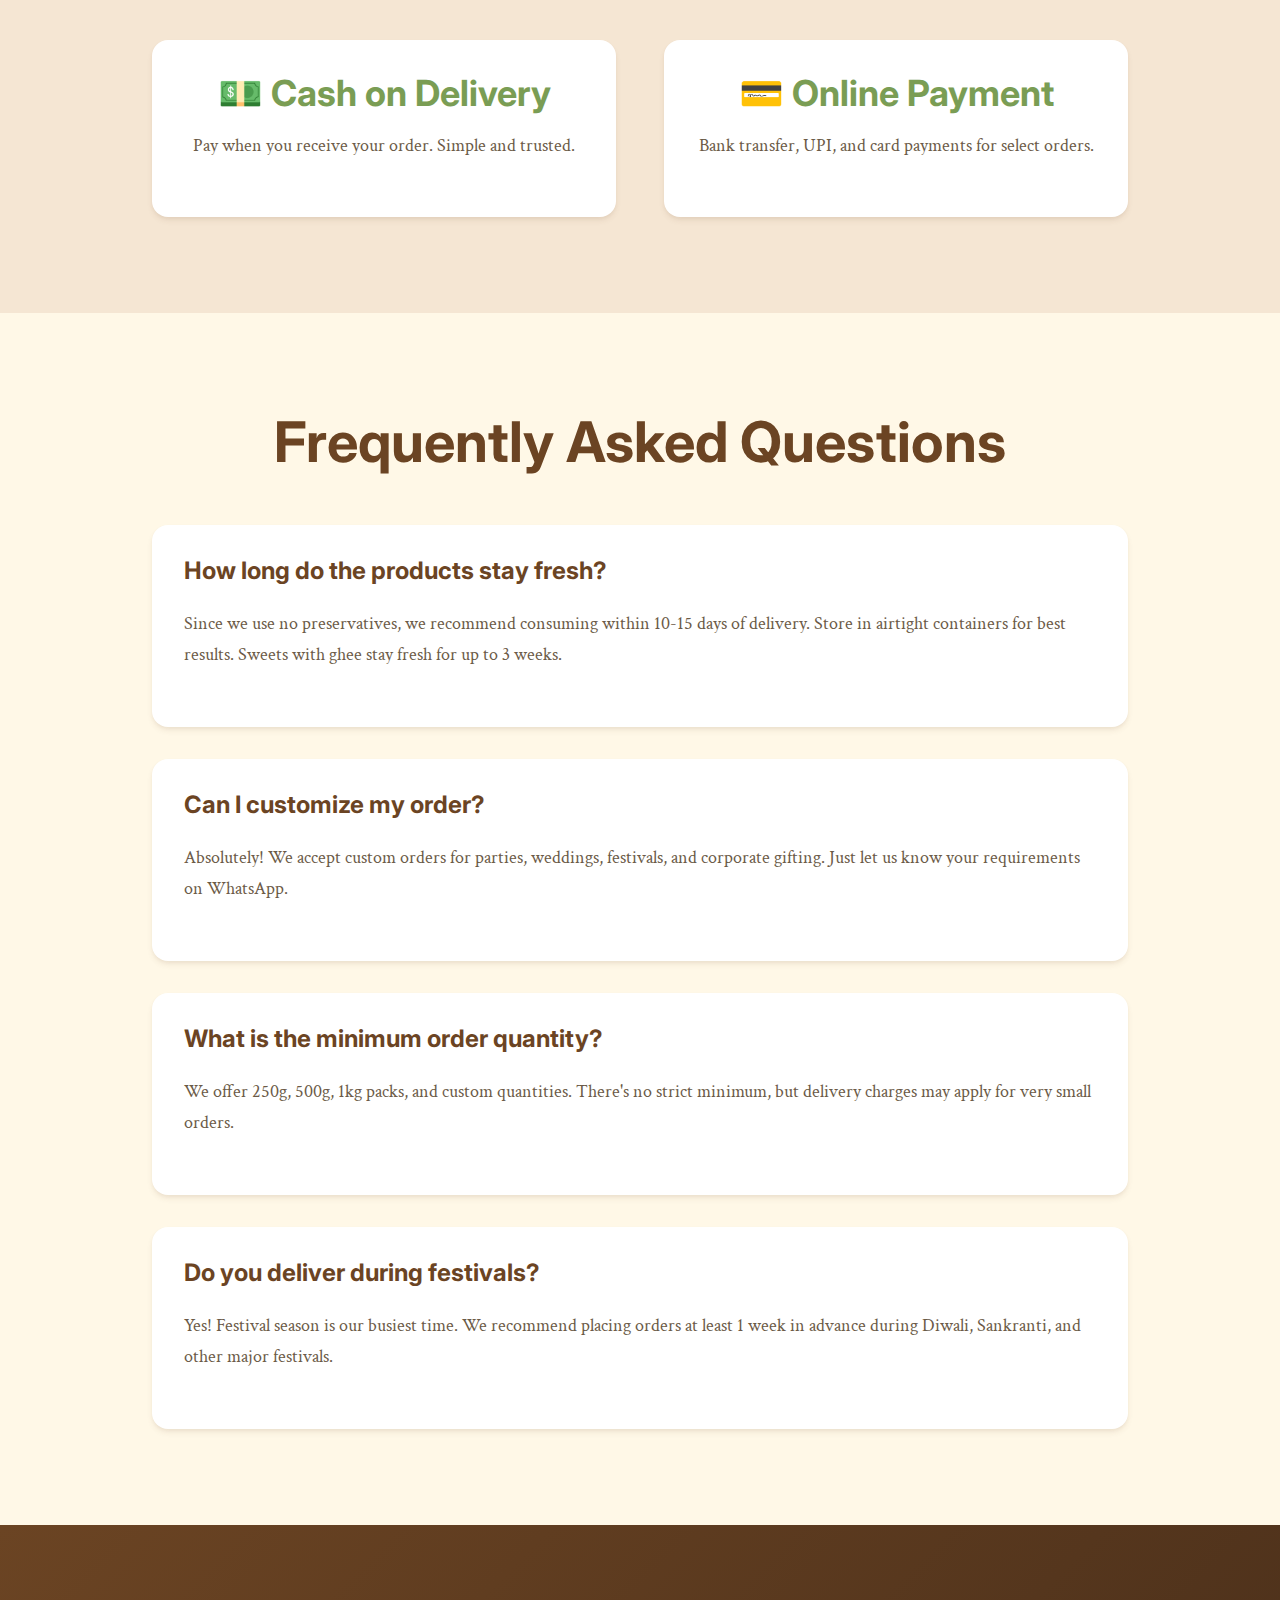
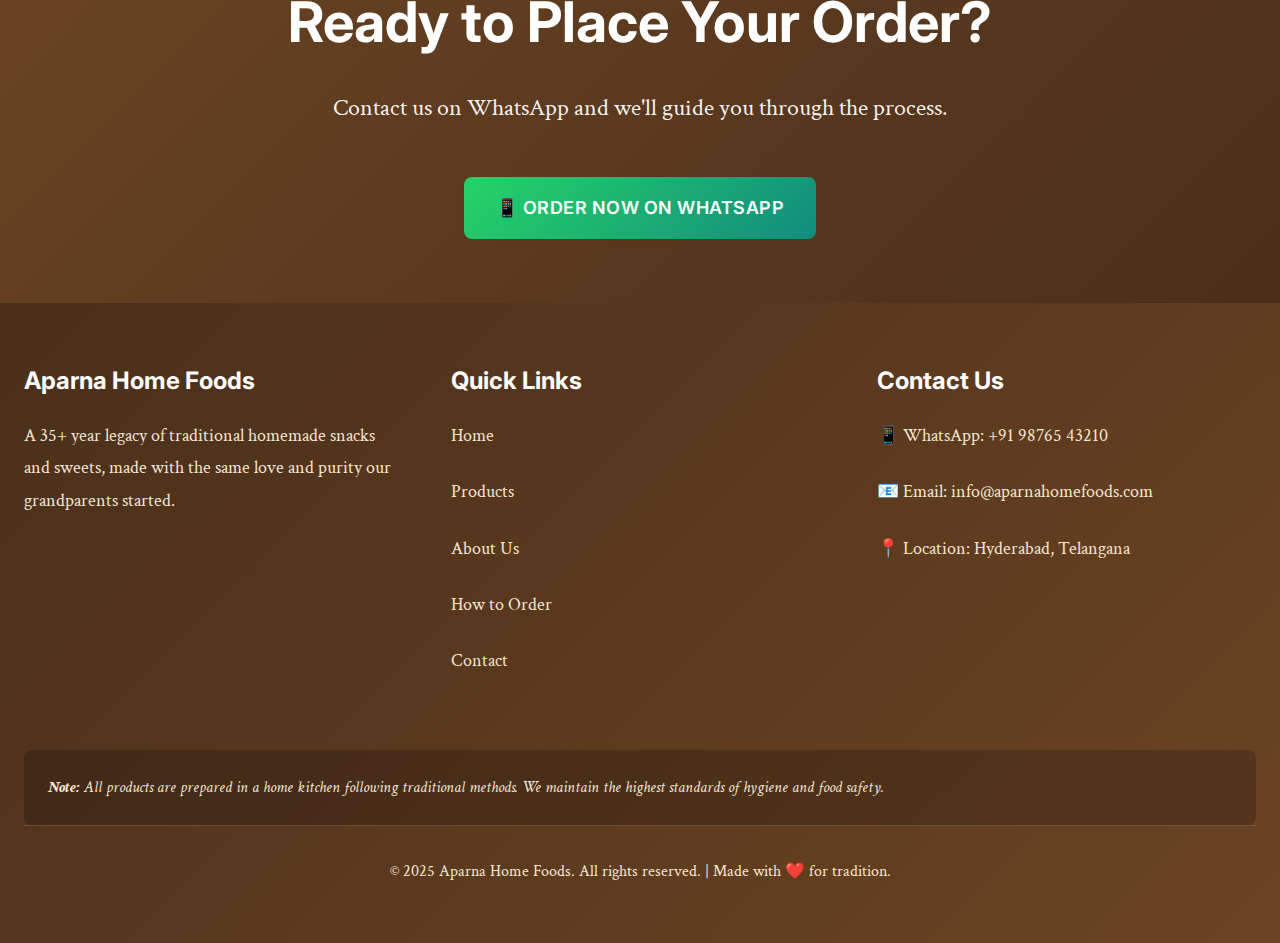
<file: order.html>
<!DOCTYPE html>
<html lang="en">

<head>
    <meta charset="UTF-8">
    <meta name="viewport" content="width=device-width, initial-scale=1.0">
    <meta name="description"
        content="Simple 3-step ordering process. Browse, WhatsApp, and receive fresh homemade snacks with Cash on Delivery.">
    <title>How to Order - Aparna Home Foods</title>

    <!-- Google Fonts -->
    <link rel="preconnect" href="https://fonts.googleapis.com">
    <link rel="preconnect" href="https://fonts.gstatic.com" crossorigin>
    <link
        href="https://fonts.googleapis.com/css2?family=Inter:wght@400;500;600;700&family=Crimson+Text:ital,wght@0,400;0,600;1,400&display=swap"
        rel="stylesheet">

    <!-- Stylesheet -->
    <link rel="stylesheet" href="styles.css">
</head>

<body>

    <!-- Header & Navigation -->
    <header class="header" id="header">
        <div class="container">
            <nav class="nav">
                <a href="index.html" class="logo">
                    <img src="assets/logo.png" alt="Aparna Home Foods Logo">
                    <span>Aparna Home Foods</span>
                </a>

                <button class="nav-toggle" id="navToggle" aria-label="Toggle navigation">
                    <span></span>
                    <span></span>
                    <span></span>
                </button>

                <ul class="nav-menu" id="navMenu">
                    <li><a href="index.html" class="nav-link">Home</a></li>
                    <li><a href="products.html" class="nav-link">Products</a></li>
                    <li><a href="about.html" class="nav-link">About Us</a></li>
                    <li><a href="order.html" class="nav-link active">How to Order</a></li>
                    <li><a href="contact.html" class="nav-link">Contact</a></li>
                </ul>
            </nav>
        </div>
    </header>

    <!-- Page Header -->
    <section class="section-sm"
        style="background: linear-gradient(135deg, var(--color-warm-beige) 0%, var(--color-cream) 100%); padding-top: var(--space-3xl);">
        <div class="container text-center">
            <h1>How to Order</h1>
            <p class="text-large">Simple, fast, and convenient ordering process</p>
        </div>
    </section>

    <!-- Ordering Steps -->
    <section class="section">
        <div class="container container-narrow">
            <h2 class="text-center mb-2xl">3 Simple Steps to Order</h2>

            <div class="grid grid-3">
                <div class="card text-center">
                    <div style="font-size: 4rem; color: var(--color-leaf-green); margin-bottom: var(--space-md);">1️⃣
                    </div>
                    <h3>Browse Products</h3>
                    <p>
                        Explore our range of traditional snacks and homemade sweets. Each product page shows available
                        quantities and details.
                    </p>
                    <a href="products.html" class="btn btn-secondary mt-md">View Products</a>
                </div>

                <div class="card text-center">
                    <div style="font-size: 4rem; color: var(--color-leaf-green); margin-bottom: var(--space-md);">2️⃣
                    </div>
                    <h3>Click WhatsApp</h3>
                    <p>
                        Found something you like? Simply click the "Order on WhatsApp" button. Tell us what you want and
                        the quantity.
                    </p>
                    <a href="https://wa.me/919876543210?text=Hi!%20I%20would%20like%20to%20place%20an%20order"
                        class="btn btn-whatsapp mt-md" target="_blank" rel="noopener noreferrer">
                        Start Order
                    </a>
                </div>

                <div class="card text-center">
                    <div style="font-size: 4rem; color: var(--color-leaf-green); margin-bottom: var(--space-md);">3️⃣
                    </div>
                    <h3>Receive Fresh</h3>
                    <p>
                        We'll prepare your order fresh and deliver it to your doorstep. Pay with Cash on Delivery when
                        you receive.
                    </p>
                    <div
                        style="font-size: var(--text-lg); color: var(--color-primary); font-weight: 600; margin-top: var(--space-md);">
                        ✅ COD Available
                    </div>
                </div>
            </div>
        </div>
    </section>

    <!-- Delivery Information -->
    <section class="section" style="background-color: var(--color-warm-beige);">
        <div class="container">
            <h2 class="text-center mb-xl">Delivery Information</h2>

            <div class="grid grid-2">
                <div class="card-glass" style="padding: var(--space-xl);">
                    <h3 style="color: var(--color-leaf-green);">🌍 Pan-India Delivery</h3>
                    <p>
                        We deliver across India—from metro cities to smaller towns. Our packaging ensures your order
                        reaches you fresh and intact.
                    </p>
                    <ul style="line-height: 2; margin-top: var(--space-md);">
                        <li>✅ Secure, food-grade packaging</li>
                        <li>✅ Freshness guaranteed</li>
                        <li>✅ Tracking details provided</li>
                    </ul>
                </div>

                <div class="card-glass" style="padding: var(--space-xl);">
                    <h3 style="color: var(--color-leaf-green);">✈️ NRI & International Orders</h3>
                    <p>
                        Missing the taste of home? We ship to select international locations for our NRI customers.
                        Contact us for availability.
                    </p>
                    <a href="https://wa.me/919876543210?text=Hi!%20I%20am%20interested%20in%20international%20delivery"
                        class="btn btn-secondary mt-md" target="_blank" rel="noopener noreferrer">
                        Ask About International Shipping
                    </a>
                </div>
            </div>
        </div>
    </section>

    <!-- Preparation Time -->
    <section class="section">
        <div class="container container-narrow">
            <div class="card"
                style="background: linear-gradient(135deg, var(--color-leaf-green) 0%, var(--color-light-green) 100%); color: white; text-align: center; padding: var(--space-2xl);">
                <h2 style="color: white;">⏱️ Made Fresh After You Order</h2>
                <p class="text-large mt-lg" style="color: rgba(255, 255, 255, 0.95);">
                    We don't keep stock. Every order is prepared fresh from scratch after you place it.
                </p>
                <p class="text-large" style="color: rgba(255, 255, 255, 0.95);">
                    <strong>Typical preparation time: 2-3 days</strong><br>
                    Plus delivery time based on your location.
                </p>
                <p style="color: rgba(255, 255, 255, 0.9); margin-top: var(--space-lg);">
                    (For bulk or custom orders, we'll confirm the timeline when you reach out)
                </p>
            </div>
        </div>
    </section>

    <!-- Payment Methods -->
    <section class="section" style="background-color: var(--color-warm-beige);">
        <div class="container container-narrow text-center">
            <h2>Payment Methods</h2>
            <p class="text-large mt-lg mb-xl">
                We accept Cash on Delivery (COD) for most orders. For select locations and bulk orders, online payment
                options are also available.
            </p>

            <div class="grid grid-2">
                <div class="card">
                    <h3 style="color: var(--color-leaf-green);">💵 Cash on Delivery</h3>
                    <p>Pay when you receive your order. Simple and trusted.</p>
                </div>

                <div class="card">
                    <h3 style="color: var(--color-leaf-green);">💳 Online Payment</h3>
                    <p>Bank transfer, UPI, and card payments for select orders.</p>
                </div>
            </div>
        </div>
    </section>

    <!-- FAQ Section -->
    <section class="section">
        <div class="container container-narrow">
            <h2 class="text-center mb-xl">Frequently Asked Questions</h2>

            <div class="card mb-lg">
                <h4 style="color: var(--color-primary);">How long do the products stay fresh?</h4>
                <p>
                    Since we use no preservatives, we recommend consuming within 10-15 days of delivery. Store in
                    airtight containers for best results. Sweets with ghee stay fresh for up to 3 weeks.
                </p>
            </div>

            <div class="card mb-lg">
                <h4 style="color: var(--color-primary);">Can I customize my order?</h4>
                <p>
                    Absolutely! We accept custom orders for parties, weddings, festivals, and corporate gifting. Just
                    let us know your requirements on WhatsApp.
                </p>
            </div>

            <div class="card mb-lg">
                <h4 style="color: var(--color-primary);">What is the minimum order quantity?</h4>
                <p>
                    We offer 250g, 500g, 1kg packs, and custom quantities. There's no strict minimum, but delivery
                    charges may apply for very small orders.
                </p>
            </div>

            <div class="card">
                <h4 style="color: var(--color-primary);">Do you deliver during festivals?</h4>
                <p>
                    Yes! Festival season is our busiest time. We recommend placing orders at least 1 week in advance
                    during Diwali, Sankranti, and other major festivals.
                </p>
            </div>
        </div>
    </section>

    <!-- Call to Action -->
    <section class="section-sm"
        style="background: linear-gradient(135deg, var(--color-earth-brown) 0%, var(--color-dark-brown) 100%); color: white;">
        <div class="container container-narrow text-center">
            <h2 style="color: white;">Ready to Place Your Order?</h2>
            <p class="text-large mt-lg mb-xl" style="color: rgba(255, 255, 255, 0.95);">
                Contact us on WhatsApp and we'll guide you through the process.
            </p>
            <a href="https://wa.me/919876543210?text=Hi!%20I%20would%20like%20to%20place%20an%20order%20with%20Aparna%20Home%20Foods"
                class="btn btn-whatsapp" target="_blank" rel="noopener noreferrer">
                📱 Order Now on WhatsApp
            </a>
        </div>
    </section>

    <!-- Footer -->
    <footer class="footer">
        <div class="container">
            <div class="footer-content">
                <div>
                    <h4>Aparna Home Foods</h4>
                    <p>
                        A 35+ year legacy of traditional homemade snacks and sweets, made with the same love and purity
                        our grandparents started.
                    </p>
                </div>

                <div>
                    <h4>Quick Links</h4>
                    <p><a href="index.html">Home</a></p>
                    <p><a href="products.html">Products</a></p>
                    <p><a href="about.html">About Us</a></p>
                    <p><a href="order.html">How to Order</a></p>
                    <p><a href="contact.html">Contact</a></p>
                </div>

                <div>
                    <h4>Contact Us</h4>
                    <p>📱 WhatsApp: +91 98765 43210</p>
                    <p>📧 Email: info@aparnahomefoods.com</p>
                    <p>📍 Location: Hyderabad, Telangana</p>
                </div>
            </div>

            <div class="disclaimer">
                <strong>Note:</strong> All products are prepared in a home kitchen following traditional methods. We
                maintain the highest standards of hygiene and food safety.
            </div>

            <div class="footer-bottom">
                <p>&copy; 2025 Aparna Home Foods. All rights reserved. | Made with ❤️ for tradition.</p>
            </div>
        </div>
    </footer>

    <!-- Floating WhatsApp Button -->
    <div class="whatsapp-float">
        <a href="https://wa.me/919876543210?text=Hi!%20I%20have%20a%20question%20about%20Aparna%20Home%20Foods"
            class="btn btn-whatsapp" target="_blank" rel="noopener noreferrer" aria-label="Contact us on WhatsApp">
            💬
        </a>
    </div>

    <!-- JavaScript -->
    <script src="script.js"></script>
</body>

</html>
</file>
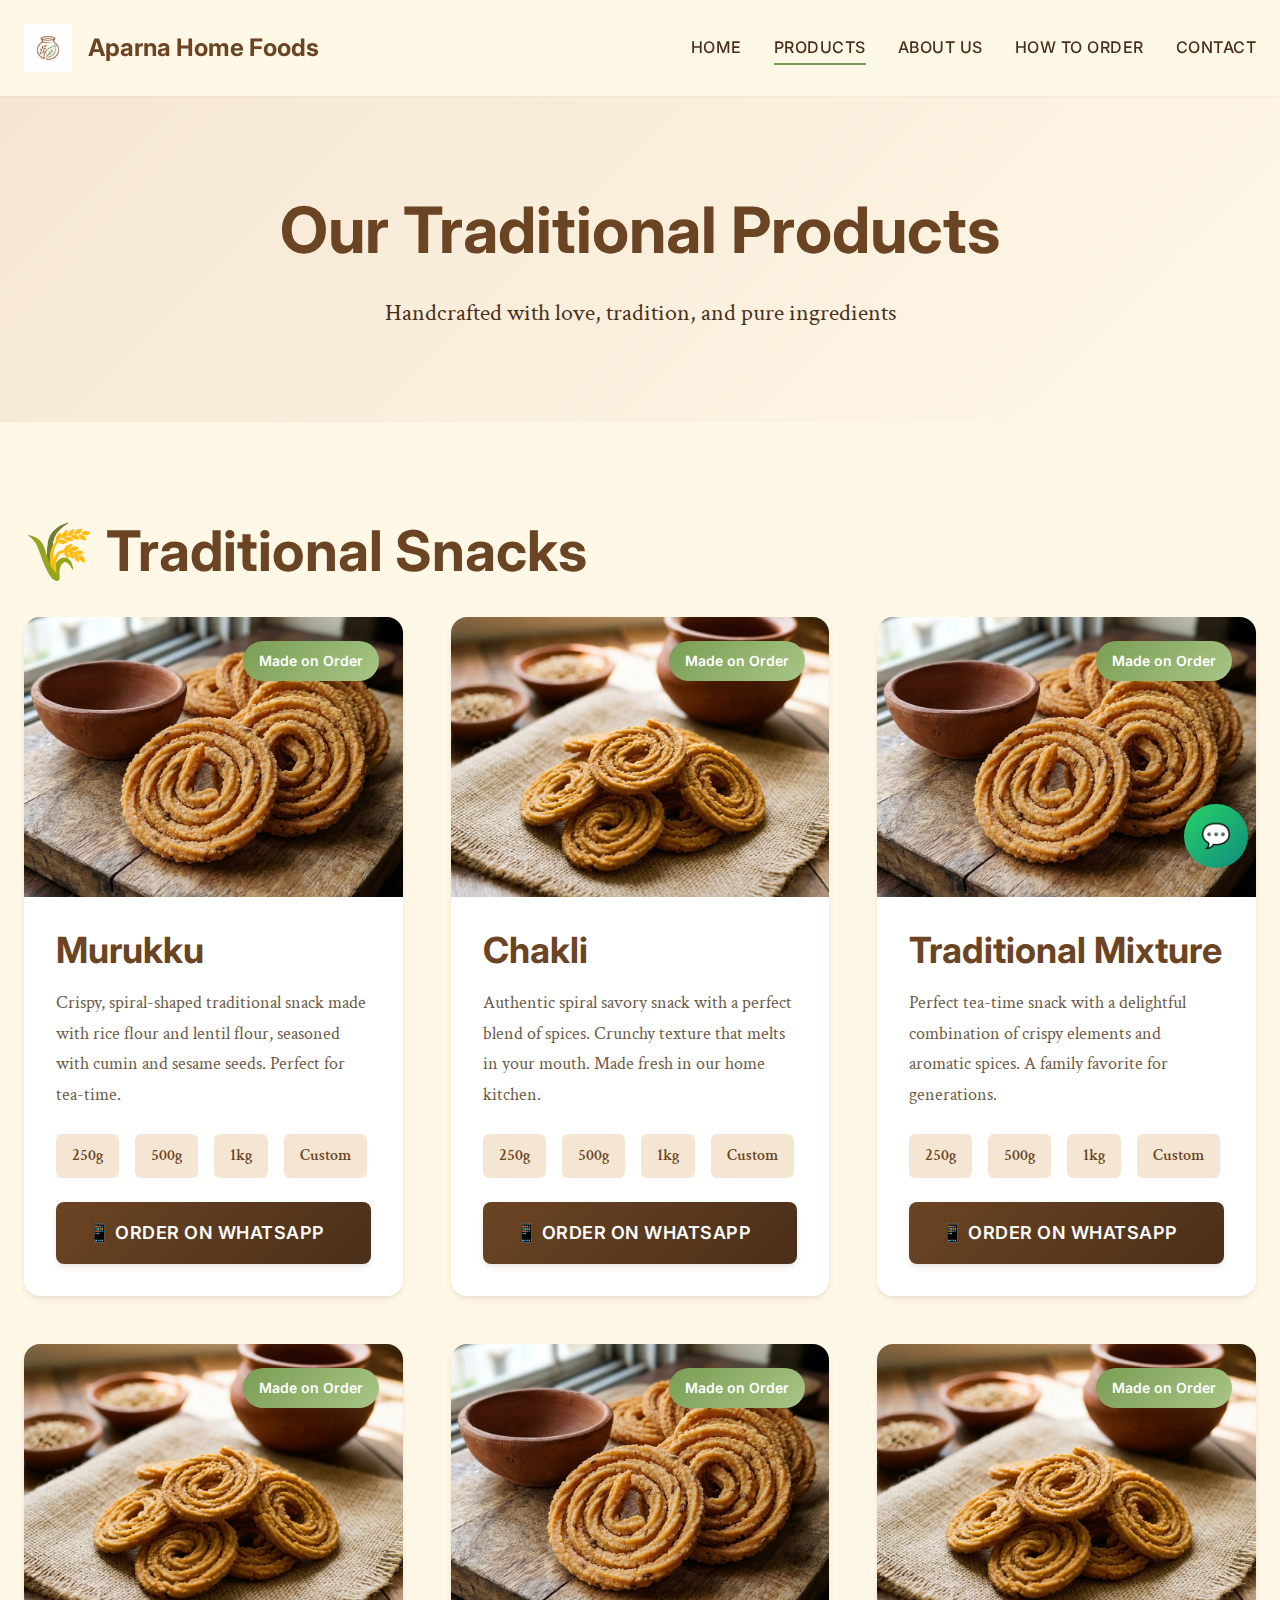
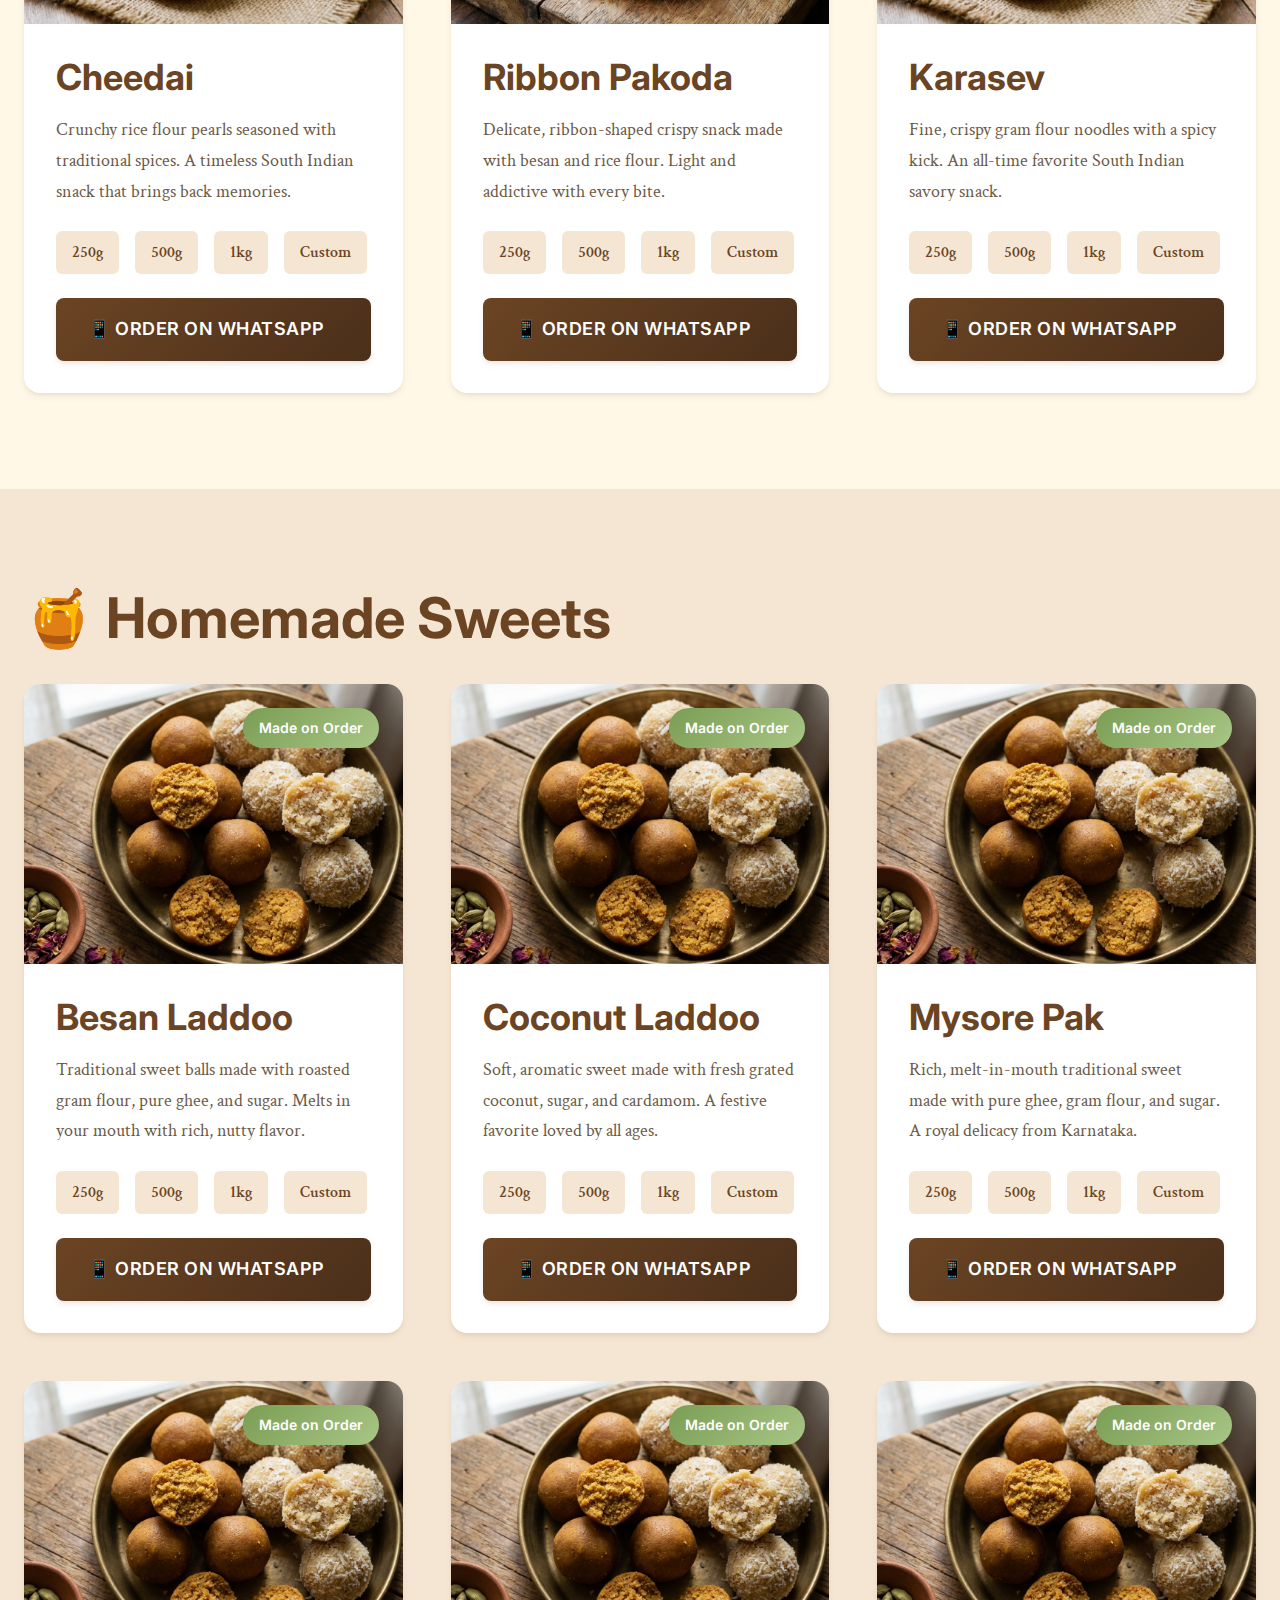
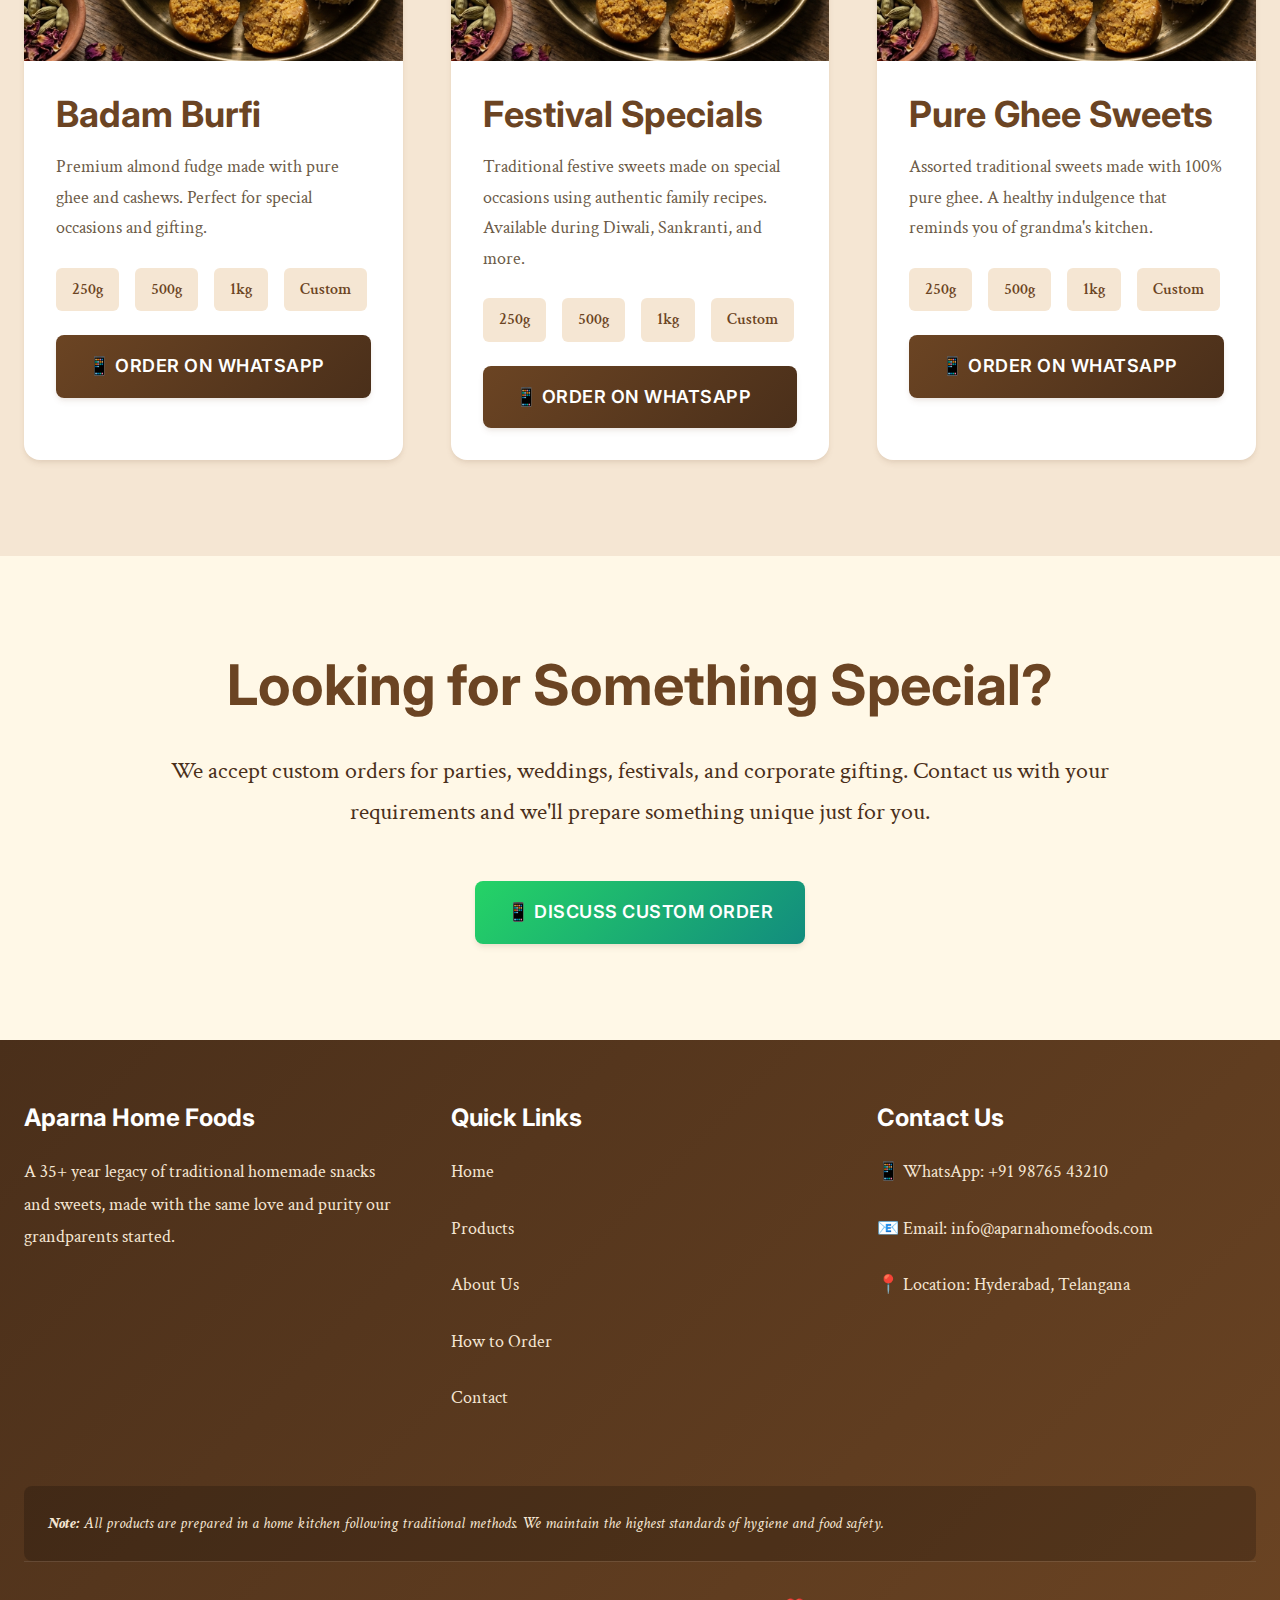
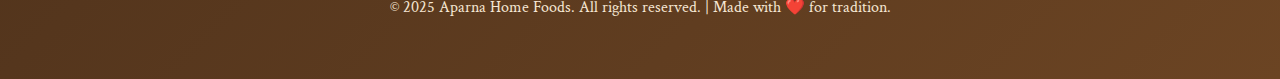
<file: products.html>
<!DOCTYPE html>
<html lang="en">

<head>
    <meta charset="UTF-8">
    <meta name="viewport" content="width=device-width, initial-scale=1.0">
    <meta name="description"
        content="Browse our complete range of traditional homemade snacks and sweets. Made on order with pure ingredients, no preservatives.">
    <title>Our Products - Aparna Home Foods</title>

    <!-- Google Fonts -->
    <link rel="preconnect" href="https://fonts.googleapis.com">
    <link rel="preconnect" href="https://fonts.gstatic.com" crossorigin>
    <link
        href="https://fonts.googleapis.com/css2?family=Inter:wght@400;500;600;700&family=Crimson+Text:ital,wght@0,400;0,600;1,400&display=swap"
        rel="stylesheet">

    <!-- Stylesheet -->
    <link rel="stylesheet" href="styles.css">
</head>

<body>

    <!-- Header & Navigation -->
    <header class="header" id="header">
        <div class="container">
            <nav class="nav">
                <a href="index.html" class="logo">
                    <img src="assets/logo.png" alt="Aparna Home Foods Logo">
                    <span>Aparna Home Foods</span>
                </a>

                <button class="nav-toggle" id="navToggle" aria-label="Toggle navigation">
                    <span></span>
                    <span></span>
                    <span></span>
                </button>

                <ul class="nav-menu" id="navMenu">
                    <li><a href="index.html" class="nav-link">Home</a></li>
                    <li><a href="products.html" class="nav-link active">Products</a></li>
                    <li><a href="about.html" class="nav-link">About Us</a></li>
                    <li><a href="order.html" class="nav-link">How to Order</a></li>
                    <li><a href="contact.html" class="nav-link">Contact</a></li>
                </ul>
            </nav>
        </div>
    </header>

    <!-- Page Header -->
    <section class="section-sm"
        style="background: linear-gradient(135deg, var(--color-warm-beige) 0%, var(--color-cream) 100%); padding-top: var(--space-3xl);">
        <div class="container text-center">
            <h1>Our Traditional Products</h1>
            <p class="text-large">Handcrafted with love, tradition, and pure ingredients</p>
        </div>
    </section>

    <!-- Traditional Snacks Category -->
    <section class="section">
        <div class="container">
            <h2 class="mb-lg">🌾 Traditional Snacks</h2>
            <div class="grid grid-3">
                <!-- Murukku -->
                <div class="product-card">
                    <div style="position: relative;">
                        <img src="assets/product-murukku.png" alt="Traditional Murukku" class="product-image">
                        <span class="product-badge">Made on Order</span>
                    </div>
                    <div class="product-body">
                        <h3 class="product-title">Murukku</h3>
                        <p class="product-description">Crispy, spiral-shaped traditional snack made with rice flour and
                            lentil flour, seasoned with cumin and sesame seeds. Perfect for tea-time.</p>
                        <div class="product-sizes">
                            <span class="size-tag">250g</span>
                            <span class="size-tag">500g</span>
                            <span class="size-tag">1kg</span>
                            <span class="size-tag">Custom</span>
                        </div>
                        <a href="https://wa.me/919876543210?text=Hi!%20I%20would%20like%20to%20order%20Murukku%20from%20Aparna%20Home%20Foods"
                            class="btn btn-primary" style="width: 100%;" target="_blank" rel="noopener noreferrer">
                            📱 Order on WhatsApp
                        </a>
                    </div>
                </div>

                <!-- Chakli -->
                <div class="product-card">
                    <div style="position: relative;">
                        <img src="assets/product-chakli.png" alt="Traditional Chakli" class="product-image">
                        <span class="product-badge">Made on Order</span>
                    </div>
                    <div class="product-body">
                        <h3 class="product-title">Chakli</h3>
                        <p class="product-description">Authentic spiral savory snack with a perfect blend of spices.
                            Crunchy texture that melts in your mouth. Made fresh in our home kitchen.</p>
                        <div class="product-sizes">
                            <span class="size-tag">250g</span>
                            <span class="size-tag">500g</span>
                            <span class="size-tag">1kg</span>
                            <span class="size-tag">Custom</span>
                        </div>
                        <a href="https://wa.me/919876543210?text=Hi!%20I%20would%20like%20to%20order%20Chakli%20from%20Aparna%20Home%20Foods"
                            class="btn btn-primary" style="width: 100%;" target="_blank" rel="noopener noreferrer">
                            📱 Order on WhatsApp
                        </a>
                    </div>
                </div>

                <!-- Traditional Mixture -->
                <div class="product-card">
                    <div style="position: relative;">
                        <img src="assets/product-murukku.png" alt="Traditional Mixture" class="product-image">
                        <span class="product-badge">Made on Order</span>
                    </div>
                    <div class="product-body">
                        <h3 class="product-title">Traditional Mixture</h3>
                        <p class="product-description">Perfect tea-time snack with a delightful combination of crispy
                            elements and aromatic spices. A family favorite for generations.</p>
                        <div class="product-sizes">
                            <span class="size-tag">250g</span>
                            <span class="size-tag">500g</span>
                            <span class="size-tag">1kg</span>
                            <span class="size-tag">Custom</span>
                        </div>
                        <a href="https://wa.me/919876543210?text=Hi!%20I%20would%20like%20to%20order%20Traditional%20Mixture%20from%20Aparna%20Home%20Foods"
                            class="btn btn-primary" style="width: 100%;" target="_blank" rel="noopener noreferrer">
                            📱 Order on WhatsApp
                        </a>
                    </div>
                </div>

                <!-- Cheedai -->
                <div class="product-card">
                    <div style="position: relative;">
                        <img src="assets/product-chakli.png" alt="Cheedai" class="product-image">
                        <span class="product-badge">Made on Order</span>
                    </div>
                    <div class="product-body">
                        <h3 class="product-title">Cheedai</h3>
                        <p class="product-description">Crunchy rice flour pearls seasoned with traditional spices. A
                            timeless South Indian snack that brings back memories.</p>
                        <div class="product-sizes">
                            <span class="size-tag">250g</span>
                            <span class="size-tag">500g</span>
                            <span class="size-tag">1kg</span>
                            <span class="size-tag">Custom</span>
                        </div>
                        <a href="https://wa.me/919876543210?text=Hi!%20I%20would%20like%20to%20order%20Cheedai%20from%20Aparna%20Home%20Foods"
                            class="btn btn-primary" style="width: 100%;" target="_blank" rel="noopener noreferrer">
                            📱 Order on WhatsApp
                        </a>
                    </div>
                </div>

                <!-- Ribbon Pakoda -->
                <div class="product-card">
                    <div style="position: relative;">
                        <img src="assets/product-murukku.png" alt="Ribbon Pakoda" class="product-image">
                        <span class="product-badge">Made on Order</span>
                    </div>
                    <div class="product-body">
                        <h3 class="product-title">Ribbon Pakoda</h3>
                        <p class="product-description">Delicate, ribbon-shaped crispy snack made with besan and rice
                            flour. Light and addictive with every bite.</p>
                        <div class="product-sizes">
                            <span class="size-tag">250g</span>
                            <span class="size-tag">500g</span>
                            <span class="size-tag">1kg</span>
                            <span class="size-tag">Custom</span>
                        </div>
                        <a href="https://wa.me/919876543210?text=Hi!%20I%20would%20like%20to%20order%20Ribbon%20Pakoda%20from%20Aparna%20Home%20Foods"
                            class="btn btn-primary" style="width: 100%;" target="_blank" rel="noopener noreferrer">
                            📱 Order on WhatsApp
                        </a>
                    </div>
                </div>

                <!-- Karasev -->
                <div class="product-card">
                    <div style="position: relative;">
                        <img src="assets/product-chakli.png" alt="Karasev" class="product-image">
                        <span class="product-badge">Made on Order</span>
                    </div>
                    <div class="product-body">
                        <h3 class="product-title">Karasev</h3>
                        <p class="product-description">Fine, crispy gram flour noodles with a spicy kick. An all-time
                            favorite South Indian savory snack.</p>
                        <div class="product-sizes">
                            <span class="size-tag">250g</span>
                            <span class="size-tag">500g</span>
                            <span class="size-tag">1kg</span>
                            <span class="size-tag">Custom</span>
                        </div>
                        <a href="https://wa.me/919876543210?text=Hi!%20I%20would%20like%20to%20order%20Karasev%20from%20Aparna%20Home%20Foods"
                            class="btn btn-primary" style="width: 100%;" target="_blank" rel="noopener noreferrer">
                            📱 Order on WhatsApp
                        </a>
                    </div>
                </div>
            </div>
        </div>
    </section>

    <!-- Homemade Sweets Category -->
    <section class="section" style="background-color: var(--color-warm-beige);">
        <div class="container">
            <h2 class="mb-lg">🍯 Homemade Sweets</h2>
            <div class="grid grid-3">
                <!-- Besan Laddoo -->
                <div class="product-card">
                    <div style="position: relative;">
                        <img src="assets/product-laddoo.png" alt="Besan Laddoo" class="product-image">
                        <span class="product-badge">Made on Order</span>
                    </div>
                    <div class="product-body">
                        <h3 class="product-title">Besan Laddoo</h3>
                        <p class="product-description">Traditional sweet balls made with roasted gram flour, pure ghee,
                            and sugar. Melts in your mouth with rich, nutty flavor.</p>
                        <div class="product-sizes">
                            <span class="size-tag">250g</span>
                            <span class="size-tag">500g</span>
                            <span class="size-tag">1kg</span>
                            <span class="size-tag">Custom</span>
                        </div>
                        <a href="https://wa.me/919876543210?text=Hi!%20I%20would%20like%20to%20order%20Besan%20Laddoo%20from%20Aparna%20Home%20Foods"
                            class="btn btn-primary" style="width: 100%;" target="_blank" rel="noopener noreferrer">
                            📱 Order on WhatsApp
                        </a>
                    </div>
                </div>

                <!-- Coconut Laddoo -->
                <div class="product-card">
                    <div style="position: relative;">
                        <img src="assets/product-laddoo.png" alt="Coconut Laddoo" class="product-image">
                        <span class="product-badge">Made on Order</span>
                    </div>
                    <div class="product-body">
                        <h3 class="product-title">Coconut Laddoo</h3>
                        <p class="product-description">Soft, aromatic sweet made with fresh grated coconut, sugar, and
                            cardamom. A festive favorite loved by all ages.</p>
                        <div class="product-sizes">
                            <span class="size-tag">250g</span>
                            <span class="size-tag">500g</span>
                            <span class="size-tag">1kg</span>
                            <span class="size-tag">Custom</span>
                        </div>
                        <a href="https://wa.me/919876543210?text=Hi!%20I%20would%20like%20to%20order%20Coconut%20Laddoo%20from%20Aparna%20Home%20Foods"
                            class="btn btn-primary" style="width: 100%;" target="_blank" rel="noopener noreferrer">
                            📱 Order on WhatsApp
                        </a>
                    </div>
                </div>

                <!-- Mysore Pak -->
                <div class="product-card">
                    <div style="position: relative;">
                        <img src="assets/product-laddoo.png" alt="Mysore Pak" class="product-image">
                        <span class="product-badge">Made on Order</span>
                    </div>
                    <div class="product-body">
                        <h3 class="product-title">Mysore Pak</h3>
                        <p class="product-description">Rich, melt-in-mouth traditional sweet made with pure ghee, gram
                            flour, and sugar. A royal delicacy from Karnataka.</p>
                        <div class="product-sizes">
                            <span class="size-tag">250g</span>
                            <span class="size-tag">500g</span>
                            <span class="size-tag">1kg</span>
                            <span class="size-tag">Custom</span>
                        </div>
                        <a href="https://wa.me/919876543210?text=Hi!%20I%20would%20like%20to%20order%20Mysore%20Pak%20from%20Aparna%20Home%20Foods"
                            class="btn btn-primary" style="width: 100%;" target="_blank" rel="noopener noreferrer">
                            📱 Order on WhatsApp
                        </a>
                    </div>
                </div>

                <!-- Badam Burfi -->
                <div class="product-card">
                    <div style="position: relative;">
                        <img src="assets/product-laddoo.png" alt="Badam Burfi" class="product-image">
                        <span class="product-badge">Made on Order</span>
                    </div>
                    <div class="product-body">
                        <h3 class="product-title">Badam Burfi</h3>
                        <p class="product-description">Premium almond fudge made with pure ghee and cashews. Perfect for
                            special occasions and gifting.</p>
                        <div class="product-sizes">
                            <span class="size-tag">250g</span>
                            <span class="size-tag">500g</span>
                            <span class="size-tag">1kg</span>
                            <span class="size-tag">Custom</span>
                        </div>
                        <a href="https://wa.me/919876543210?text=Hi!%20I%20would%20like%20to%20order%20Badam%20Burfi%20from%20Aparna%20Home%20Foods"
                            class="btn btn-primary" style="width: 100%;" target="_blank" rel="noopener noreferrer">
                            📱 Order on WhatsApp
                        </a>
                    </div>
                </div>

                <!-- Festival Specials -->
                <div class="product-card">
                    <div style="position: relative;">
                        <img src="assets/product-laddoo.png" alt="Festival Specials" class="product-image">
                        <span class="product-badge">Made on Order</span>
                    </div>
                    <div class="product-body">
                        <h3 class="product-title">Festival Specials</h3>
                        <p class="product-description">Traditional festive sweets made on special occasions using
                            authentic family recipes. Available during Diwali, Sankranti, and more.</p>
                        <div class="product-sizes">
                            <span class="size-tag">250g</span>
                            <span class="size-tag">500g</span>
                            <span class="size-tag">1kg</span>
                            <span class="size-tag">Custom</span>
                        </div>
                        <a href="https://wa.me/919876543210?text=Hi!%20I%20would%20like%20to%20order%20Festival%20Specials%20from%20Aparna%20Home%20Foods"
                            class="btn btn-primary" style="width: 100%;" target="_blank" rel="noopener noreferrer">
                            📱 Order on WhatsApp
                        </a>
                    </div>
                </div>

                <!-- Ghee Sweets -->
                <div class="product-card">
                    <div style="position: relative;">
                        <img src="assets/product-laddoo.png" alt="Pure Ghee Sweets" class="product-image">
                        <span class="product-badge">Made on Order</span>
                    </div>
                    <div class="product-body">
                        <h3 class="product-title">Pure Ghee Sweets</h3>
                        <p class="product-description">Assorted traditional sweets made with 100% pure ghee. A healthy
                            indulgence that reminds you of grandma's kitchen.</p>
                        <div class="product-sizes">
                            <span class="size-tag">250g</span>
                            <span class="size-tag">500g</span>
                            <span class="size-tag">1kg</span>
                            <span class="size-tag">Custom</span>
                        </div>
                        <a href="https://wa.me/919876543210?text=Hi!%20I%20would%20like%20to%20order%20Pure%20Ghee%20Sweets%20from%20Aparna%20Home%20Foods"
                            class="btn btn-primary" style="width: 100%;" target="_blank" rel="noopener noreferrer">
                            📱 Order on WhatsApp
                        </a>
                    </div>
                </div>
            </div>
        </div>
    </section>

    <!-- Custom Orders Section -->
    <section class="section">
        <div class="container container-narrow text-center">
            <h2>Looking for Something Special?</h2>
            <p class="text-large mt-lg mb-xl">
                We accept custom orders for parties, weddings, festivals, and corporate gifting. Contact us with your
                requirements and we'll prepare something unique just for you.
            </p>
            <a href="https://wa.me/919876543210?text=Hi!%20I%20have%20a%20custom%20order%20requirement"
                class="btn btn-whatsapp" target="_blank" rel="noopener noreferrer">
                📱 Discuss Custom Order
            </a>
        </div>
    </section>

    <!-- Footer -->
    <footer class="footer">
        <div class="container">
            <div class="footer-content">
                <div>
                    <h4>Aparna Home Foods</h4>
                    <p>
                        A 35+ year legacy of traditional homemade snacks and sweets, made with the same love and purity
                        our grandparents started.
                    </p>
                </div>

                <div>
                    <h4>Quick Links</h4>
                    <p><a href="index.html">Home</a></p>
                    <p><a href="products.html">Products</a></p>
                    <p><a href="about.html">About Us</a></p>
                    <p><a href="order.html">How to Order</a></p>
                    <p><a href="contact.html">Contact</a></p>
                </div>

                <div>
                    <h4>Contact Us</h4>
                    <p>📱 WhatsApp: +91 98765 43210</p>
                    <p>📧 Email: info@aparnahomefoods.com</p>
                    <p>📍 Location: Hyderabad, Telangana</p>
                </div>
            </div>

            <div class="disclaimer">
                <strong>Note:</strong> All products are prepared in a home kitchen following traditional methods. We
                maintain the highest standards of hygiene and food safety.
            </div>

            <div class="footer-bottom">
                <p>&copy; 2025 Aparna Home Foods. All rights reserved. | Made with ❤️ for tradition.</p>
            </div>
        </div>
    </footer>

    <!-- Floating WhatsApp Button -->
    <div class="whatsapp-float">
        <a href="https://wa.me/919876543210?text=Hi!%20I%20have%20a%20question%20about%20Aparna%20Home%20Foods"
            class="btn btn-whatsapp" target="_blank" rel="noopener noreferrer" aria-label="Contact us on WhatsApp">
            💬
        </a>
    </div>

    <!-- JavaScript -->
    <script src="script.js"></script>
</body>

</html>
</file>
<file: styles.css>
/* ============================================
   APARNA HOME FOODS - DESIGN SYSTEM
   Premium Static Website with Traditional Warmth
   ============================================ */

/* ============================================
   CSS CUSTOM PROPERTIES (DESIGN TOKENS)
   ============================================ */
:root {
  /* Color Palette - Earth Tones */
  --color-earth-brown: #6B4423;
  --color-warm-beige: #F5E6D3;
  --color-leaf-green: #7A9D54;
  --color-soft-gold: #D4AF37;
  --color-cream: #FFF8E7;
  --color-dark-brown: #4A2F1A;
  --color-light-green: #A8C686;
  
  /* Semantic Colors */
  --color-primary: var(--color-earth-brown);
  --color-secondary: var(--color-leaf-green);
  --color-accent: var(--color-soft-gold);
  --color-background: var(--color-cream);
  --color-surface: var(--color-warm-beige);
  --color-text: var(--color-dark-brown);
  --color-text-light: #6B5A47;
  --color-whatsapp: #25D366;
  
  /* Typography */
  --font-heading: 'Inter', -apple-system, BlinkMacSystemFont, 'Segoe UI', sans-serif;
  --font-body: 'Crimson Text', Georgia, serif;
  
  /* Font Sizes - Fluid Typography */
  --text-xs: clamp(0.75rem, 0.7rem + 0.25vw, 0.875rem);
  --text-sm: clamp(0.875rem, 0.8rem + 0.375vw, 1rem);
  --text-base: clamp(1rem, 0.95rem + 0.25vw, 1.125rem);
  --text-lg: clamp(1.125rem, 1rem + 0.625vw, 1.5rem);
  --text-xl: clamp(1.5rem, 1.25rem + 1.25vw, 2.25rem);
  --text-2xl: clamp(2rem, 1.5rem + 2.5vw, 3.5rem);
  --text-3xl: clamp(2.5rem, 2rem + 2.5vw, 4rem);
  
  /* Spacing - 8px Grid System */
  --space-xs: 0.5rem;    /* 8px */
  --space-sm: 1rem;      /* 16px */
  --space-md: 1.5rem;    /* 24px */
  --space-lg: 2rem;      /* 32px */
  --space-xl: 3rem;      /* 48px */
  --space-2xl: 4rem;     /* 64px */
  --space-3xl: 6rem;     /* 96px */
  
  /* Border Radius */
  --radius-sm: 0.375rem;
  --radius-md: 0.5rem;
  --radius-lg: 1rem;
  --radius-full: 9999px;
  
  /* Shadows - Premium Depth */
  --shadow-sm: 0 1px 2px 0 rgba(107, 68, 35, 0.05);
  --shadow-md: 0 4px 6px -1px rgba(107, 68, 35, 0.1), 0 2px 4px -1px rgba(107, 68, 35, 0.06);
  --shadow-lg: 0 10px 15px -3px rgba(107, 68, 35, 0.1), 0 4px 6px -2px rgba(107, 68, 35, 0.05);
  --shadow-xl: 0 20px 25px -5px rgba(107, 68, 35, 0.1), 0 10px 10px -5px rgba(107, 68, 35, 0.04);
  
  /* Transitions */
  --transition-fast: 150ms cubic-bezier(0.4, 0, 0.2, 1);
  --transition-base: 250ms cubic-bezier(0.4, 0, 0.2, 1);
  --transition-slow: 350ms cubic-bezier(0.4, 0, 0.2, 1);
  
  /* Container Widths */
  --container-sm: 640px;
  --container-md: 768px;
  --container-lg: 1024px;
  --container-xl: 1280px;
}

/* ============================================
   RESET & BASE STYLES
   ============================================ */
*, *::before, *::after {
  box-sizing: border-box;
  margin: 0;
  padding: 0;
}

html {
  font-size: 16px;
  scroll-behavior: smooth;
  -webkit-font-smoothing: antialiased;
  -moz-osx-font-smoothing: grayscale;
}

body {
  font-family: var(--font-body);
  font-size: var(--text-base);
  line-height: 1.7;
  color: var(--color-text);
  background-color: var(--color-background);
  overflow-x: hidden;
}

img {
  max-width: 100%;
  height: auto;
  display: block;
}

a {
  color: inherit;
  text-decoration: none;
  transition: color var(--transition-base);
}

a:hover {
  color: var(--color-primary);
}

/* ============================================
   TYPOGRAPHY
   ============================================ */
h1, h2, h3, h4, h5, h6 {
  font-family: var(--font-heading);
  font-weight: 700;
  line-height: 1.2;
  color: var(--color-primary);
  margin-bottom: var(--space-md);
}

h1 { font-size: var(--text-3xl); }
h2 { font-size: var(--text-2xl); }
h3 { font-size: var(--text-xl); }
h4 { font-size: var(--text-lg); }
h5, h6 { font-size: var(--text-base); }

p {
  margin-bottom: var(--space-md);
}

.text-center { text-align: center; }
.text-large { font-size: var(--text-lg); }

/* ============================================
   LAYOUT UTILITIES
   ============================================ */
.container {
  width: 100%;
  max-width: var(--container-xl);
  margin: 0 auto;
  padding: 0 var(--space-md);
}

.container-narrow {
  max-width: var(--container-lg);
}

.section {
  padding: var(--space-3xl) 0;
}

.section-sm {
  padding: var(--space-2xl) 0;
}

/* ============================================
   HEADER & NAVIGATION
   ============================================ */
.header {
  background-color: rgba(255, 248, 231, 0.95);
  backdrop-filter: blur(10px);
  position: sticky;
  top: 0;
  z-index: 1000;
  box-shadow: var(--shadow-sm);
  transition: box-shadow var(--transition-base);
}

.header.scrolled {
  box-shadow: var(--shadow-md);
}

.nav {
  display: flex;
  justify-content: space-between;
  align-items: center;
  padding: var(--space-md) 0;
}

.logo {
  display: flex;
  align-items: center;
  gap: var(--space-sm);
  font-family: var(--font-heading);
  font-size: var(--text-lg);
  font-weight: 700;
  color: var(--color-primary);
}

.logo img {
  width: 48px;
  height: 48px;
  object-fit: contain;
}

.nav-menu {
  display: flex;
  gap: var(--space-lg);
  list-style: none;
}

.nav-link {
  font-family: var(--font-heading);
  font-weight: 500;
  font-size: var(--text-sm);
  text-transform: uppercase;
  letter-spacing: 0.5px;
  position: relative;
  padding: var(--space-xs) 0;
}

.nav-link::after {
  content: '';
  position: absolute;
  bottom: 0;
  left: 0;
  width: 0;
  height: 2px;
  background-color: var(--color-secondary);
  transition: width var(--transition-base);
}

.nav-link:hover::after,
.nav-link.active::after {
  width: 100%;
}

.nav-toggle {
  display: none;
  background: none;
  border: none;
  cursor: pointer;
  padding: var(--space-xs);
}

.nav-toggle span {
  display: block;
  width: 24px;
  height: 2px;
  background-color: var(--color-primary);
  margin: 5px 0;
  transition: all var(--transition-base);
}

/* Mobile Navigation */
@media (max-width: 768px) {
  .nav-toggle {
    display: block;
  }
  
  .nav-menu {
    position: fixed;
    top: 80px;
    left: -100%;
    width: 100%;
    height: calc(100vh - 80px);
    background-color: var(--color-cream);
    flex-direction: column;
    align-items: center;
    padding: var(--space-2xl) 0;
    gap: var(--space-xl);
    transition: left var(--transition-slow);
    box-shadow: var(--shadow-lg);
  }
  
  .nav-menu.active {
    left: 0;
  }
  
  .nav-link {
    font-size: var(--text-lg);
  }
}

/* ============================================
   HERO SECTION
   ============================================ */
.hero {
  position: relative;
  min-height: 85vh;
  display: flex;
  align-items: center;
  background: linear-gradient(135deg, var(--color-warm-beige) 0%, var(--color-cream) 100%);
  overflow: hidden;
}

.hero::before {
  content: '';
  position: absolute;
  top: 0;
  right: 0;
  width: 50%;
  height: 100%;
  background-image: url('assets/hero-kitchen.png');
  background-size: cover;
  background-position: center;
  opacity: 0.15;
  z-index: 0;
}

.hero-content {
  position: relative;
  z-index: 1;
  max-width: 600px;
}

.hero h1 {
  margin-bottom: var(--space-lg);
  color: var(--color-earth-brown);
}

.hero p {
  font-size: var(--text-lg);
  color: var(--color-text-light);
  margin-bottom: var(--space-xl);
}

/* ============================================
   BUTTONS
   ============================================ */
.btn {
  display: inline-flex;
  align-items: center;
  gap: var(--space-xs);
  padding: var(--space-sm) var(--space-lg);
  font-family: var(--font-heading);
  font-size: var(--text-base);
  font-weight: 600;
  text-align: center;
  border-radius: var(--radius-md);
  cursor: pointer;
  border: none;
  transition: all var(--transition-base);
  text-transform: uppercase;
  letter-spacing: 0.5px;
}

.btn-primary {
  background: linear-gradient(135deg, var(--color-earth-brown) 0%, var(--color-dark-brown) 100%);
  color: white;
  box-shadow: var(--shadow-md);
}

.btn-primary:hover {
  transform: translateY(-2px);
  box-shadow: var(--shadow-lg);
}

.btn-whatsapp {
  background: linear-gradient(135deg, #25D366 0%, #128C7E 100%);
  color: white;
  box-shadow: var(--shadow-md);
  animation: pulse 2s infinite;
}

.btn-whatsapp:hover {
  transform: translateY(-2px);
  box-shadow: var(--shadow-lg);
  animation: none;
}

.btn-secondary {
  background-color: transparent;
  color: var(--color-primary);
  border: 2px solid var(--color-primary);
}

.btn-secondary:hover {
  background-color: var(--color-primary);
  color: white;
}

@keyframes pulse {
  0%, 100% {
    box-shadow: var(--shadow-md);
  }
  50% {
    box-shadow: 0 0 0 10px rgba(37, 211, 102, 0.2), var(--shadow-md);
  }
}

/* ============================================
   CARDS
   ============================================ */
.card {
  background-color: white;
  border-radius: var(--radius-lg);
  padding: var(--space-lg);
  box-shadow: var(--shadow-md);
  transition: all var(--transition-base);
}

.card:hover {
  transform: translateY(-4px);
  box-shadow: var(--shadow-xl);
}

.card-glass {
  background: rgba(255, 255, 255, 0.7);
  backdrop-filter: blur(10px);
  border: 1px solid rgba(107, 68, 35, 0.1);
}

.card img {
  width: 100%;
  height: 250px;
  object-fit: cover;
  border-radius: var(--radius-md);
  margin-bottom: var(--space-md);
}

.card h3 {
  margin-bottom: var(--space-sm);
}

.card p {
  color: var(--color-text-light);
  margin-bottom: var(--space-md);
}

/* ============================================
   GRID LAYOUTS
   ============================================ */
.grid {
  display: grid;
  gap: var(--space-xl);
}

.grid-2 {
  grid-template-columns: repeat(auto-fit, minmax(280px, 1fr));
}

.grid-3 {
  grid-template-columns: repeat(auto-fit, minmax(300px, 1fr));
}

.grid-4 {
  grid-template-columns: repeat(auto-fit, minmax(250px, 1fr));
}

@media (max-width: 768px) {
  .grid-2, .grid-3, .grid-4 {
    grid-template-columns: 1fr;
  }
}

/* ============================================
   BENEFITS SECTION
   ============================================ */
.benefits-grid {
  display: grid;
  grid-template-columns: repeat(auto-fit, minmax(200px, 1fr));
  gap: var(--space-lg);
  margin-top: var(--space-2xl);
}

.benefit-item {
  text-align: center;
  padding: var(--space-lg);
  background: rgba(255, 255, 255, 0.6);
  backdrop-filter: blur(10px);
  border-radius: var(--radius-md);
  transition: all var(--transition-base);
}

.benefit-item:hover {
  transform: translateY(-4px);
  background: rgba(255, 255, 255, 0.9);
}

.benefit-icon {
  font-size: 3rem;
  margin-bottom: var(--space-sm);
}

.benefit-item h4 {
  font-size: var(--text-base);
  margin-bottom: var(--space-xs);
  color: var(--color-primary);
}

/* ============================================
   TESTIMONIALS
   ============================================ */
.testimonial {
  background-color: white;
  padding: var(--space-xl);
  border-radius: var(--radius-lg);
  box-shadow: var(--shadow-md);
  position: relative;
}

.testimonial::before {
  content: '"';
  font-size: 5rem;
  font-family: Georgia, serif;
  color: var(--color-soft-gold);
  position: absolute;
  top: var(--space-md);
  left: var(--space-lg);
  opacity: 0.3;
}

.testimonial-text {
  font-size: var(--text-lg);
  font-style: italic;
  margin-bottom: var(--space-md);
  position: relative;
  z-index: 1;
}

.testimonial-author {
  font-family: var(--font-heading);
  font-weight: 600;
  color: var(--color-primary);
}

/* ============================================
   PRODUCT CARDS
   ============================================ */
.product-card {
  background-color: white;
  border-radius: var(--radius-lg);
  overflow: hidden;
  box-shadow: var(--shadow-md);
  transition: all var(--transition-base);
}

.product-card:hover {
  transform: translateY(-6px);
  box-shadow: var(--shadow-xl);
}

.product-image {
  width: 100%;
  height: 280px;
  object-fit: cover;
  position: relative;
}

.product-badge {
  position: absolute;
  top: var(--space-md);
  right: var(--space-md);
  background: linear-gradient(135deg, var(--color-leaf-green) 0%, var(--color-light-green) 100%);
  color: white;
  padding: var(--space-xs) var(--space-sm);
  border-radius: var(--radius-full);
  font-size: var(--text-xs);
  font-family: var(--font-heading);
  font-weight: 600;
  box-shadow: var(--shadow-md);
}

.product-body {
  padding: var(--space-lg);
}

.product-title {
  font-size: var(--text-xl);
  margin-bottom: var(--space-sm);
}

.product-description {
  color: var(--color-text-light);
  margin-bottom: var(--space-md);
}

.product-sizes {
  display: flex;
  gap: var(--space-sm);
  margin-bottom: var(--space-md);
}

.size-tag {
  padding: var(--space-xs) var(--space-sm);
  background-color: var(--color-warm-beige);
  border-radius: var(--radius-sm);
  font-size: var(--text-sm);
  font-weight: 600;
  color: var(--color-primary);
}

/* ============================================
   STICKY WHATSAPP BUTTON
   ============================================ */
.whatsapp-float {
  position: fixed;
  bottom: var(--space-lg);
  right: var(--space-lg);
  z-index: 999;
}

.whatsapp-float .btn-whatsapp {
  padding: var(--space-md);
  border-radius: var(--radius-full);
  box-shadow: var(--shadow-xl);
  font-size: var(--text-lg);
  width: 64px;
  height: 64px;
  display: flex;
  align-items: center;
  justify-content: center;
}

@media (max-width: 768px) {
  .whatsapp-float {
    bottom: var(--space-md);
    right: var(--space-md);
  }
}

/* ============================================
   FOOTER
   ============================================ */
.footer {
  background: linear-gradient(135deg, var(--color-dark-brown) 0%, var(--color-earth-brown) 100%);
  color: var(--color-warm-beige);
  padding: var(--space-2xl) 0 var(--space-lg);
}

.footer-content {
  display: grid;
  grid-template-columns: repeat(auto-fit, minmax(250px, 1fr));
  gap: var(--space-xl);
  margin-bottom: var(--space-xl);
}

.footer h4 {
  color: white;
  margin-bottom: var(--space-md);
}

.footer p, .footer a {
  color: var(--color-warm-beige);
  line-height: 1.8;
}

.footer a:hover {
  color: white;
}

.footer-bottom {
  text-align: center;
  padding-top: var(--space-lg);
  border-top: 1px solid rgba(255, 255, 255, 0.1);
  font-size: var(--text-sm);
}

.disclaimer {
  background-color: rgba(0, 0, 0, 0.2);
  padding: var(--space-md);
  border-radius: var(--radius-md);
  margin-top: var(--space-md);
  font-size: var(--text-sm);
  font-style: italic;
}

/* ============================================
   UTILITIES
   ============================================ */
.mt-sm { margin-top: var(--space-sm); }
.mt-md { margin-top: var(--space-md); }
.mt-lg { margin-top: var(--space-lg); }
.mt-xl { margin-top: var(--space-xl); }

.mb-sm { margin-bottom: var(--space-sm); }
.mb-md { margin-bottom: var(--space-md); }
.mb-lg { margin-bottom: var(--space-lg); }
.mb-xl { margin-bottom: var(--space-xl); }

.hidden { display: none; }
.fade-in { animation: fadeIn var(--transition-slow) ease-in; }

@keyframes fadeIn {
  from { opacity: 0; transform: translateY(20px); }
  to { opacity: 1; transform: translateY(0); }
}

/* ============================================
   RESPONSIVE IMAGES
   ============================================ */
.img-responsive {
  width: 100%;
  height: auto;
  display: block;
}

.img-round {
  border-radius: var(--radius-full);
}

/* ============================================
   ACCESSIBILITY
   ============================================ */
.sr-only {
  position: absolute;
  width: 1px;
  height: 1px;
  padding: 0;
  margin: -1px;
  overflow: hidden;
  clip: rect(0, 0, 0, 0);
  white-space: nowrap;
  border-width: 0;
}

/* Focus Visible for Accessibility */
*:focus-visible {
  outline: 2px solid var(--color-secondary);
  outline-offset: 2px;
}

/* ============================================
   PRINT STYLES
   ============================================ */
@media print {
  .header, .footer, .whatsapp-float, .nav-toggle {
    display: none;
  }
  
  body {
    background-color: white;
    color: black;
  }
  
  .section {
    page-break-inside: avoid;
  }
}
</file>
